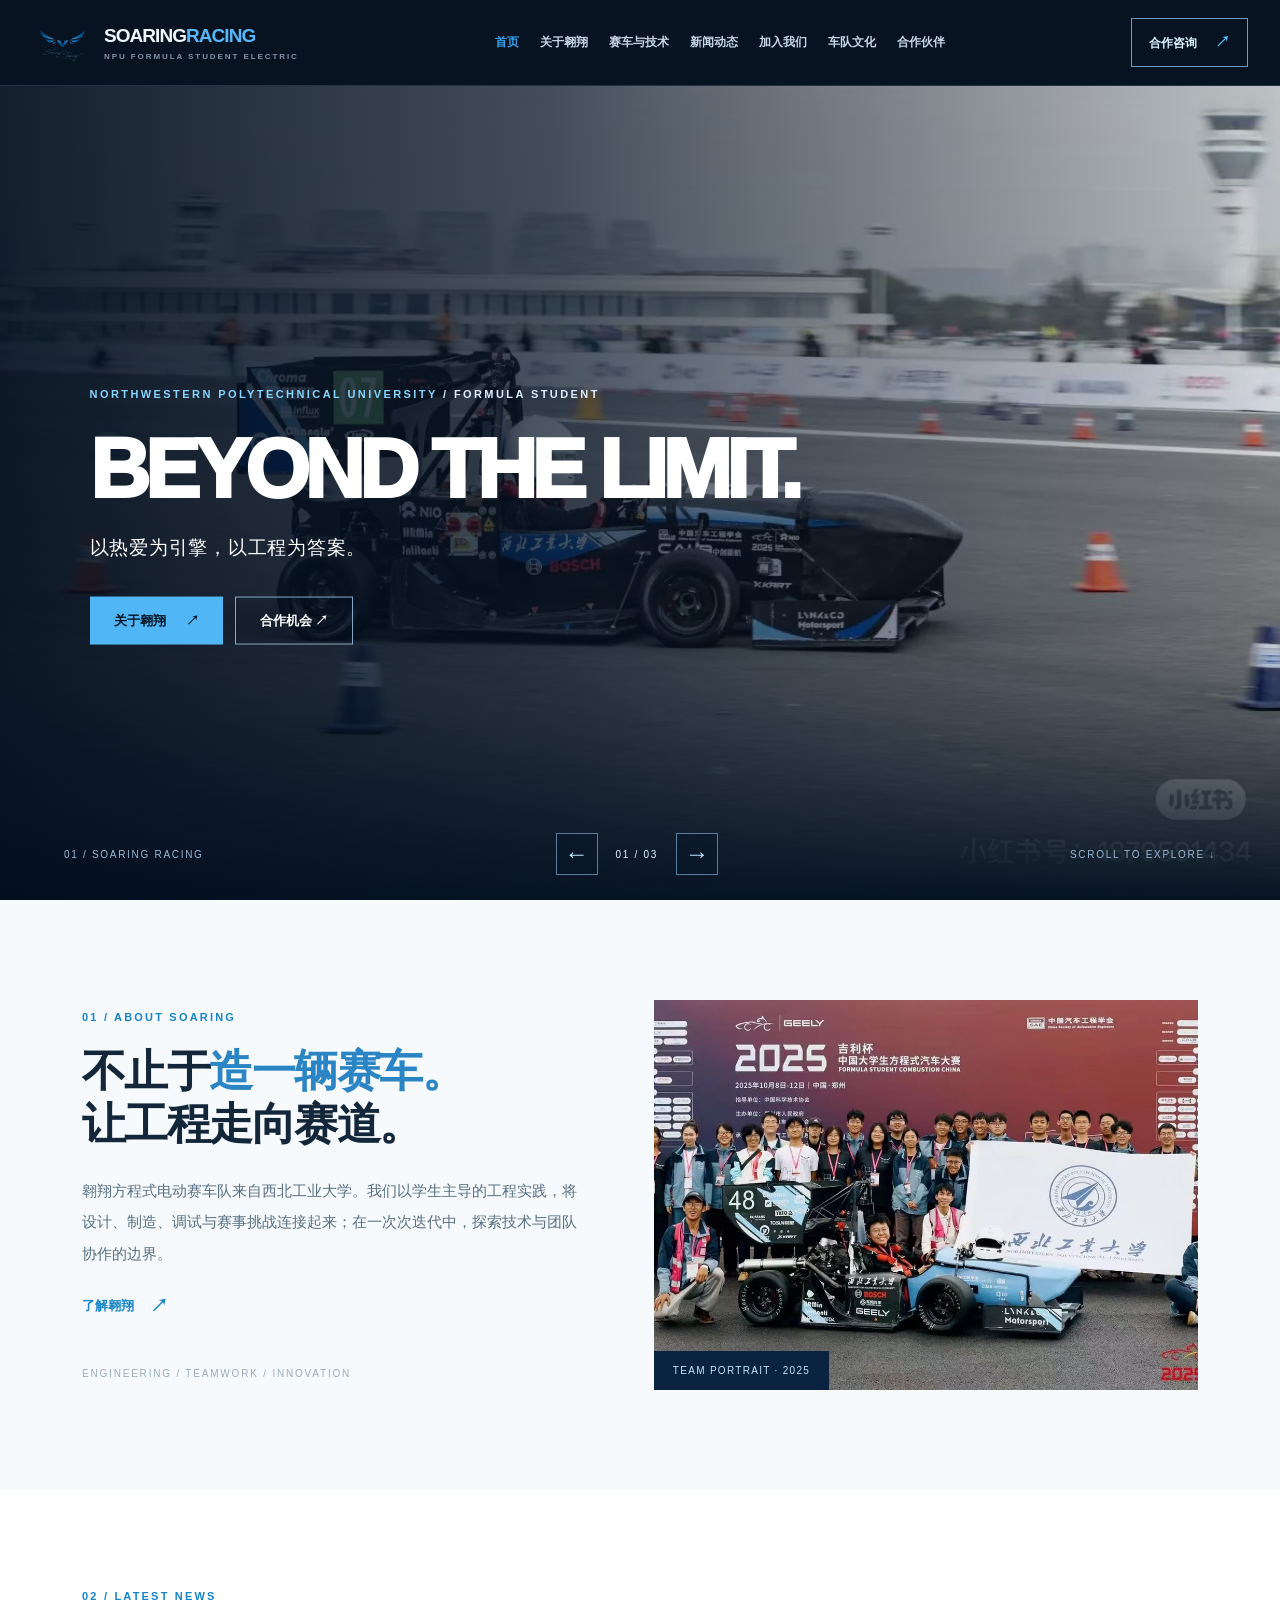
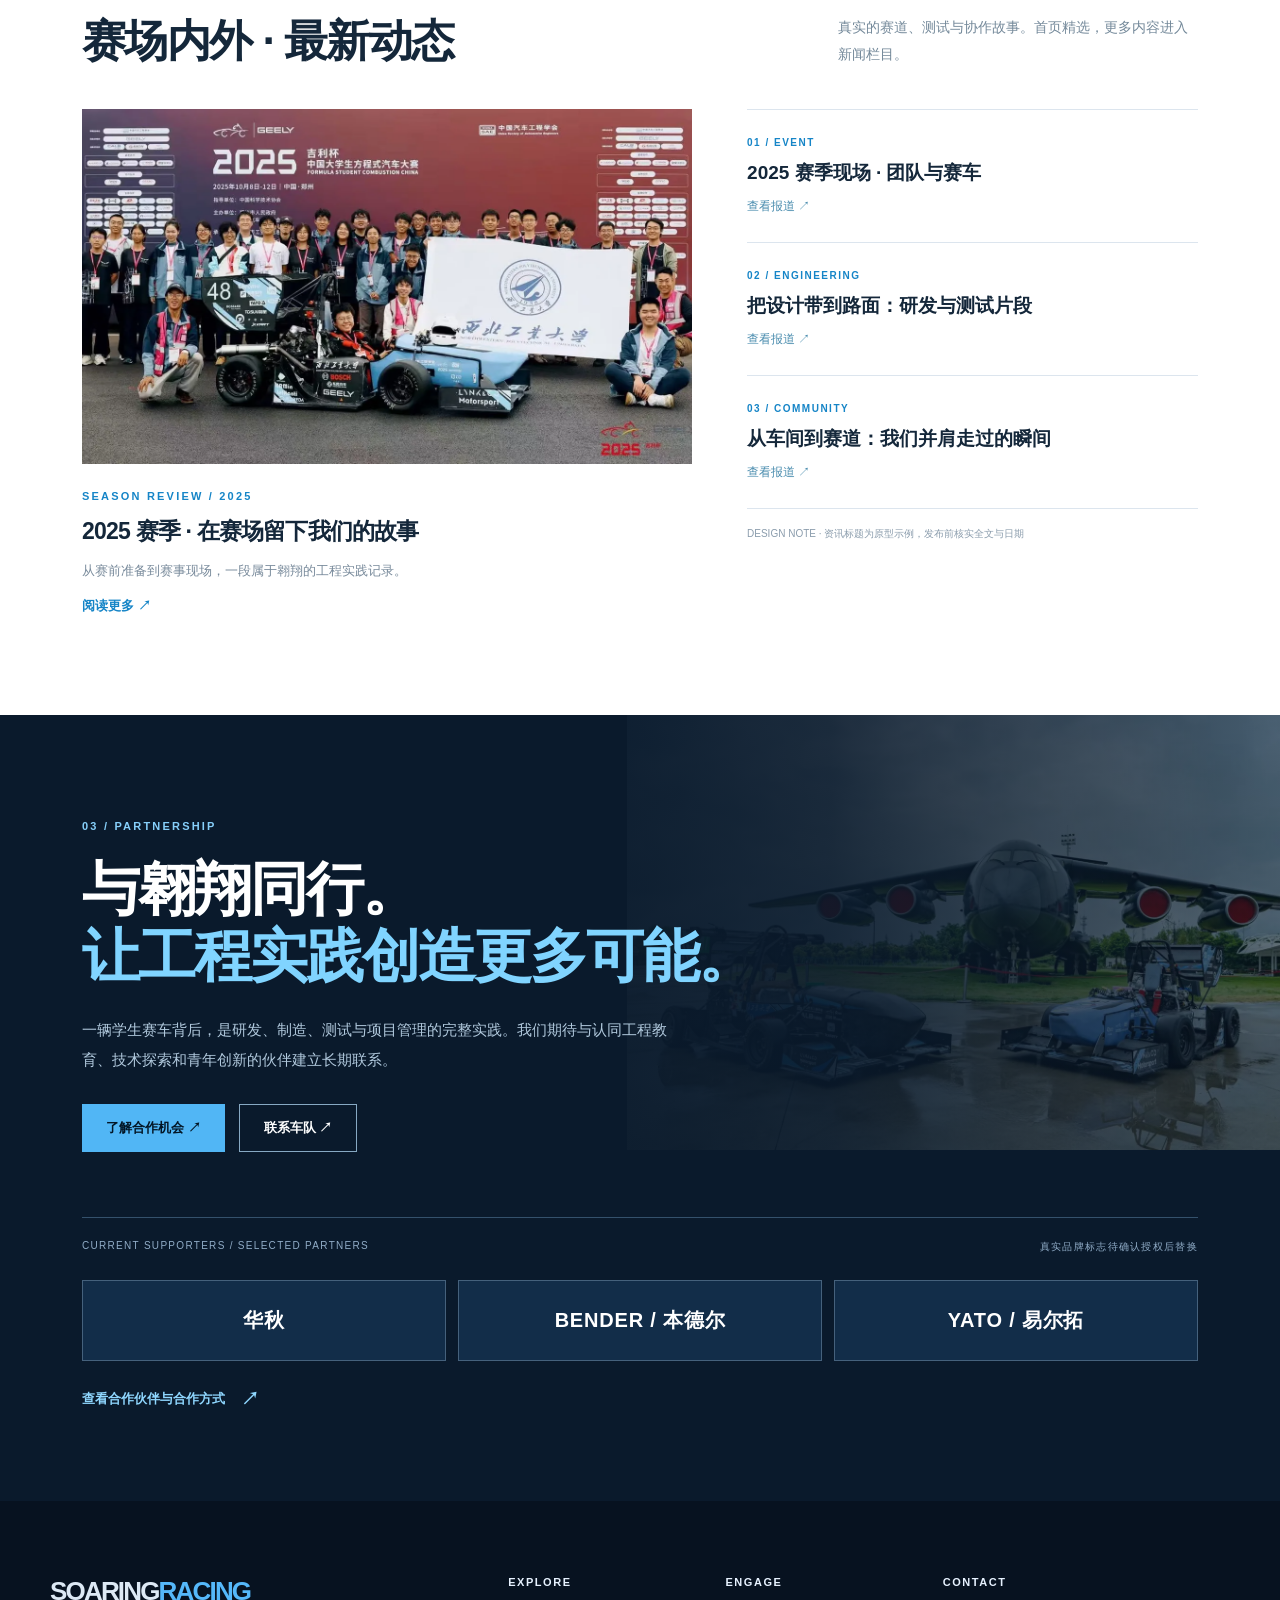
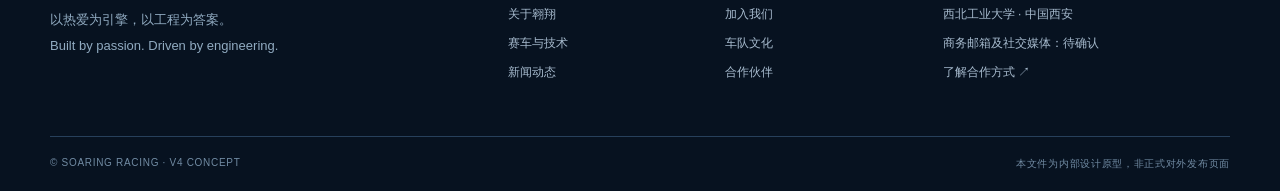
<file: index.html>
<!DOCTYPE html><html lang="zh-CN"><head><meta charset="utf-8"><meta name="viewport" content="width=device-width, initial-scale=1"><meta name="color-scheme" content="light dark"><meta name="description" content="西北工业大学翱翔方程式电动赛车队官网 V4 高保真设计原型"><title>首页 | SOARING RACING V4 CONCEPT</title><link rel="icon" href="assets/favicon.svg"><link rel="stylesheet" href="styles.css"></head><body class="dark-page"><header class="header header-dark"><a href="index.html" class="brand"><img src="assets/soaring-logo.png" alt="翱翔赛车队标志"><span class="brand-copy"><strong>SOARING<span>RACING</span></strong><small>NPU FORMULA STUDENT ELECTRIC</small></span></a><nav id="nav"><a class="active" href="index.html">首页</a><a class="" href="about.html">关于翱翔</a><a class="" href="cars.html">赛车与技术</a><a class="" href="news.html">新闻动态</a><a class="" href="join.html">加入我们</a><a class="" href="community.html">车队文化</a><a class="" href="partners.html">合作伙伴</a></nav><a class="header-cta" href="partners.html#contact">合作咨询 <b>↗</b></a><button class="menu" aria-label="打开导航" aria-expanded="false" onclick="toggleMenu()">☰</button></header><main><section class="home-hero"><article class="hero-slide show" data-slide="0"><img src="assets/hero-racing.webp" alt="赛车与车队实拍"><div class="hero-shade"></div><div class="hero-copy"><span class="hero-kicker">NORTHWESTERN POLYTECHNICAL UNIVERSITY <em> / FORMULA STUDENT</em></span><h1>BEYOND THE LIMIT.</h1><p>以热爱为引擎，以工程为答案。</p><div class="hero-buttons"><a class="button primary" href="about.html">关于翱翔 <span>↗</span></a><a class="button ghost" href="partners.html">合作机会 ↗</a></div></div></article><article class="hero-slide " data-slide="1"><img src="assets/race-parade.webp" alt="赛车与车队实拍"><div class="hero-shade"></div><div class="hero-copy"><span class="hero-kicker">NORTHWESTERN POLYTECHNICAL UNIVERSITY <em> / FORMULA STUDENT</em></span><h1>BUILT TO RACE.</h1><p>从设计到赛道，每一次出发都来自真实的工程实践。</p><div class="hero-buttons"><a class="button primary" href="cars.html">探索赛车 <span>↗</span></a><a class="button ghost" href="partners.html">合作机会 ↗</a></div></div></article><article class="hero-slide " data-slide="2"><img src="assets/group-2025.webp" alt="赛车与车队实拍"><div class="hero-shade"></div><div class="hero-copy"><span class="hero-kicker">NORTHWESTERN POLYTECHNICAL UNIVERSITY <em> / FORMULA STUDENT</em></span><h1>WE ARE SOARING.</h1><p>一群年轻的工程师，在赛场上共同创造答案。</p><div class="hero-buttons"><a class="button primary" href="about.html">认识团队 <span>↗</span></a><a class="button ghost" href="partners.html">合作机会 ↗</a></div></div></article><div class="hero-bottom"><span>01 / SOARING RACING</span><div class="slider-controls"><button onclick="slideBy(-1)" aria-label="上一张">←</button><span id="slide-counter">01 / 03</span><button onclick="slideBy(1)" aria-label="下一张">→</button></div><span>SCROLL TO EXPLORE ↓</span></div></section><section class="home-about section"><div class="container"><div class="home-about-grid"><div class="home-about-copy"><div class="eyebrow blue">01 / ABOUT SOARING</div><h2>不止于<span>造一辆赛车。</span><br>让工程走向赛道。</h2><p>翱翔方程式电动赛车队来自西北工业大学。我们以学生主导的工程实践，将设计、制造、调试与赛事挑战连接起来；在一次次迭代中，探索技术与团队协作的边界。</p><a class="text-link" href="about.html">了解翱翔 <span>↗</span></a><div class="micro-note">ENGINEERING / TEAMWORK / INNOVATION</div></div><div class="about-photo"><img class="" src="assets/group-2025.webp" alt="翱翔方程式赛车队实拍" loading="lazy"><span>TEAM PORTRAIT · 2025</span></div></div></div></section><section class="home-news section"><div class="container"><div class="section-intro"><div><div class="eyebrow blue">02 / LATEST NEWS</div><h2>赛场内外 · 最新动态</h2></div><p>真实的赛道、测试与协作故事。首页精选，更多内容进入新闻栏目。</p></div><div class="news-editorial"><a class="feature-news" href="news.html"><div class="img-wrap"><img class="" src="assets/race-award.webp" alt="翱翔方程式赛车队实拍" loading="lazy"></div><span class="eyebrow blue">SEASON REVIEW / 2025</span><h3>2025 赛季 · 在赛场留下我们的故事</h3><p>从赛前准备到赛事现场，一段属于翱翔的工程实践记录。</p><span class="text-link">阅读更多 ↗</span></a><div class="news-side"><a href="news.html"><span>01 / EVENT</span><b>2025 赛季现场 · 团队与赛车</b><i>查看报道 ↗</i></a><a href="news.html"><span>02 / ENGINEERING</span><b>把设计带到路面：研发与测试片段</b><i>查看报道 ↗</i></a><a href="news.html"><span>03 / COMMUNITY</span><b>从车间到赛道：我们并肩走过的瞬间</b><i>查看报道 ↗</i></a><div class="news-side-foot">DESIGN NOTE · 资讯标题为原型示例，发布前核实全文与日期</div></div></div></div></section><section class="home-partners"><div class="container"><div class="partners-intro"><div class="eyebrow">03 / PARTNERSHIP</div><h2>与翱翔同行。<br><em>让工程实践创造更多可能。</em></h2><p>一辆学生赛车背后，是研发、制造、测试与项目管理的完整实践。我们期待与认同工程教育、技术探索和青年创新的伙伴建立长期联系。</p><div class="partner-actions"><a class="button primary" href="partners.html">了解合作机会 ↗</a><a class="button ghost" href="partners.html#contact">联系车队 ↗</a></div></div><div class="brand-wall"><div class="brand-wall-head"><span>CURRENT SUPPORTERS / SELECTED PARTNERS</span><span>真实品牌标志待确认授权后替换</span></div><div class="brand-items"><span>华秋</span><span>BENDER / 本德尔</span><span>YATO / 易尔拓</span></div><a href="partners.html" class="text-link light">查看合作伙伴与合作方式 <span>↗</span></a></div></div></section></main><footer class="footer"><div class="footer-top"><div><div class="footer-brand">SOARING<span>RACING</span></div><p>以热爱为引擎，以工程为答案。<br>Built by passion. Driven by engineering.</p></div><div class="foot-links"><b>EXPLORE</b><a href="about.html">关于翱翔</a><a href="cars.html">赛车与技术</a><a href="news.html">新闻动态</a></div><div class="foot-links"><b>ENGAGE</b><a href="join.html">加入我们</a><a href="community.html">车队文化</a><a href="partners.html">合作伙伴</a></div><div class="foot-links"><b>CONTACT</b><span>西北工业大学 · 中国西安</span><span>商务邮箱及社交媒体：待确认</span><a href="partners.html#contact">了解合作方式 ↗</a></div></div><div class="footer-bottom"><span>© SOARING RACING · V4 CONCEPT</span><span>本文件为内部设计原型，非正式对外发布页面</span></div></footer><script src="script.js"></script></body></html>
</file>
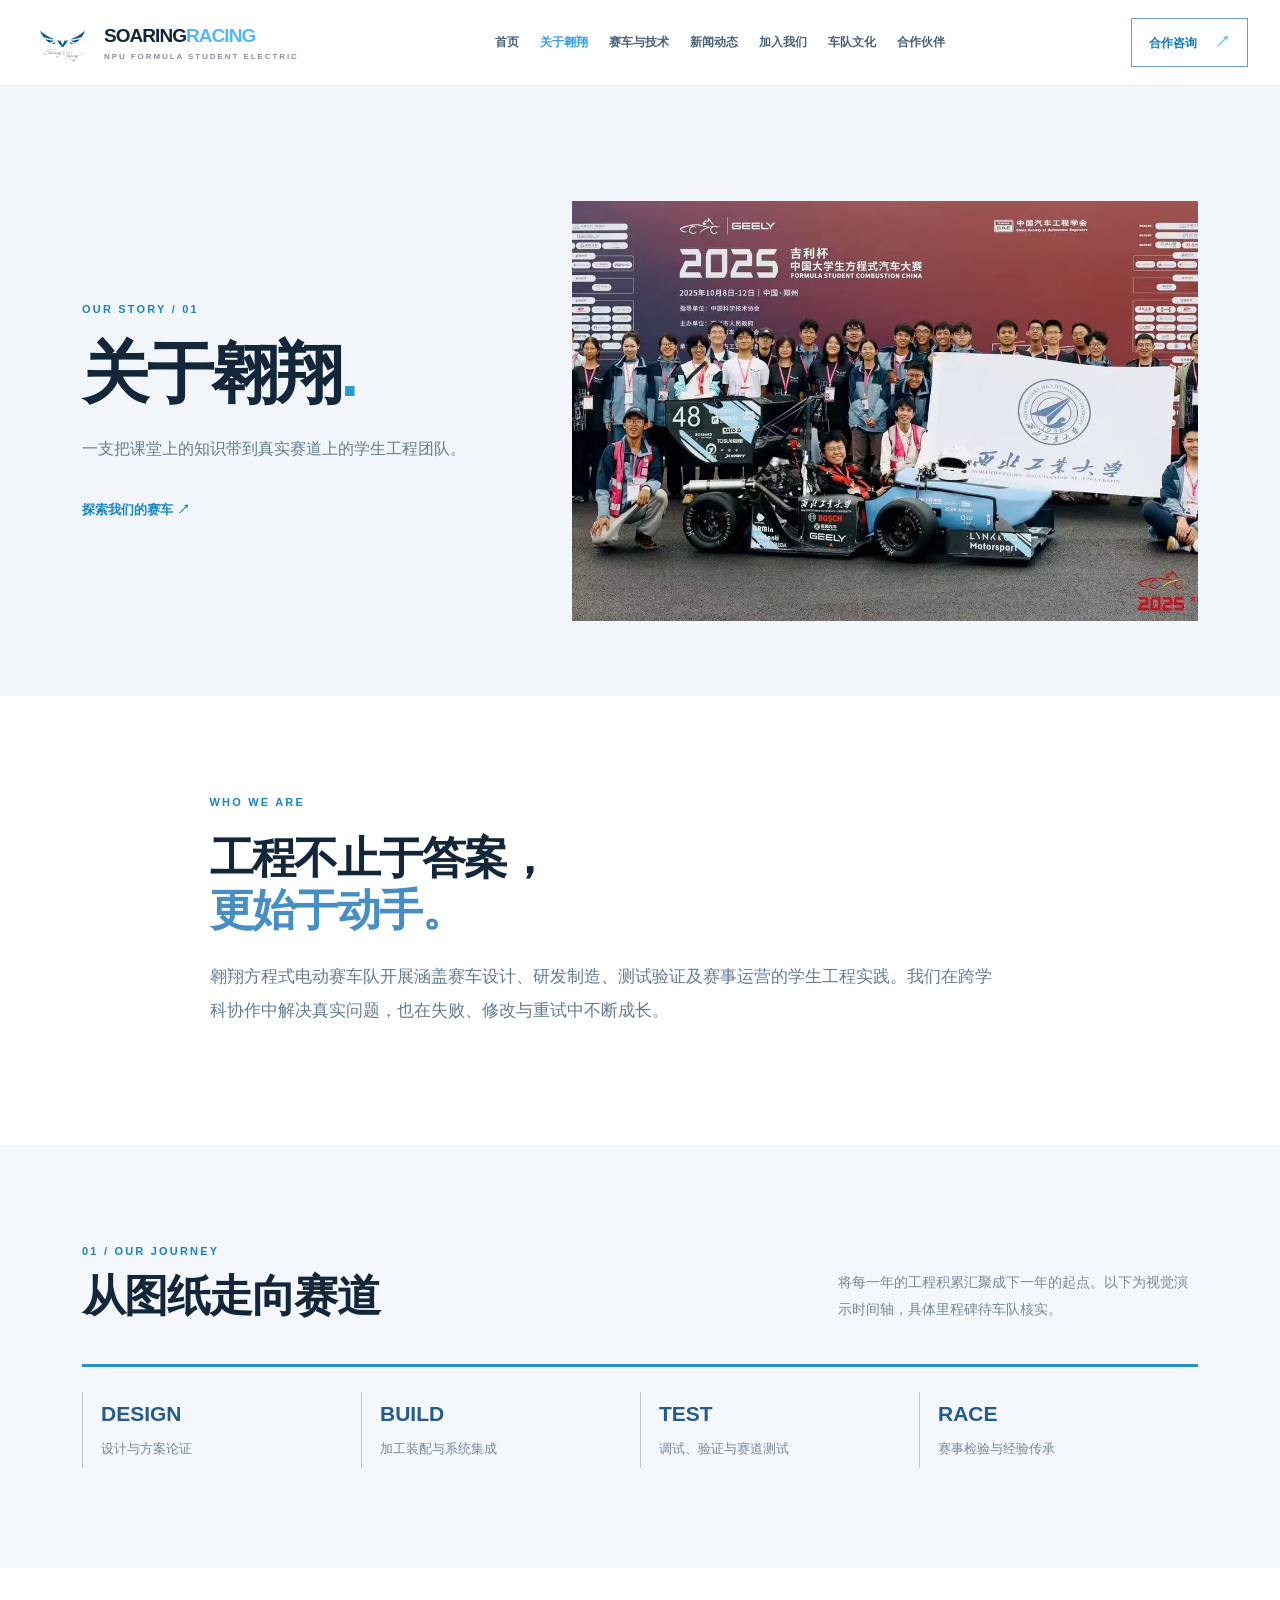
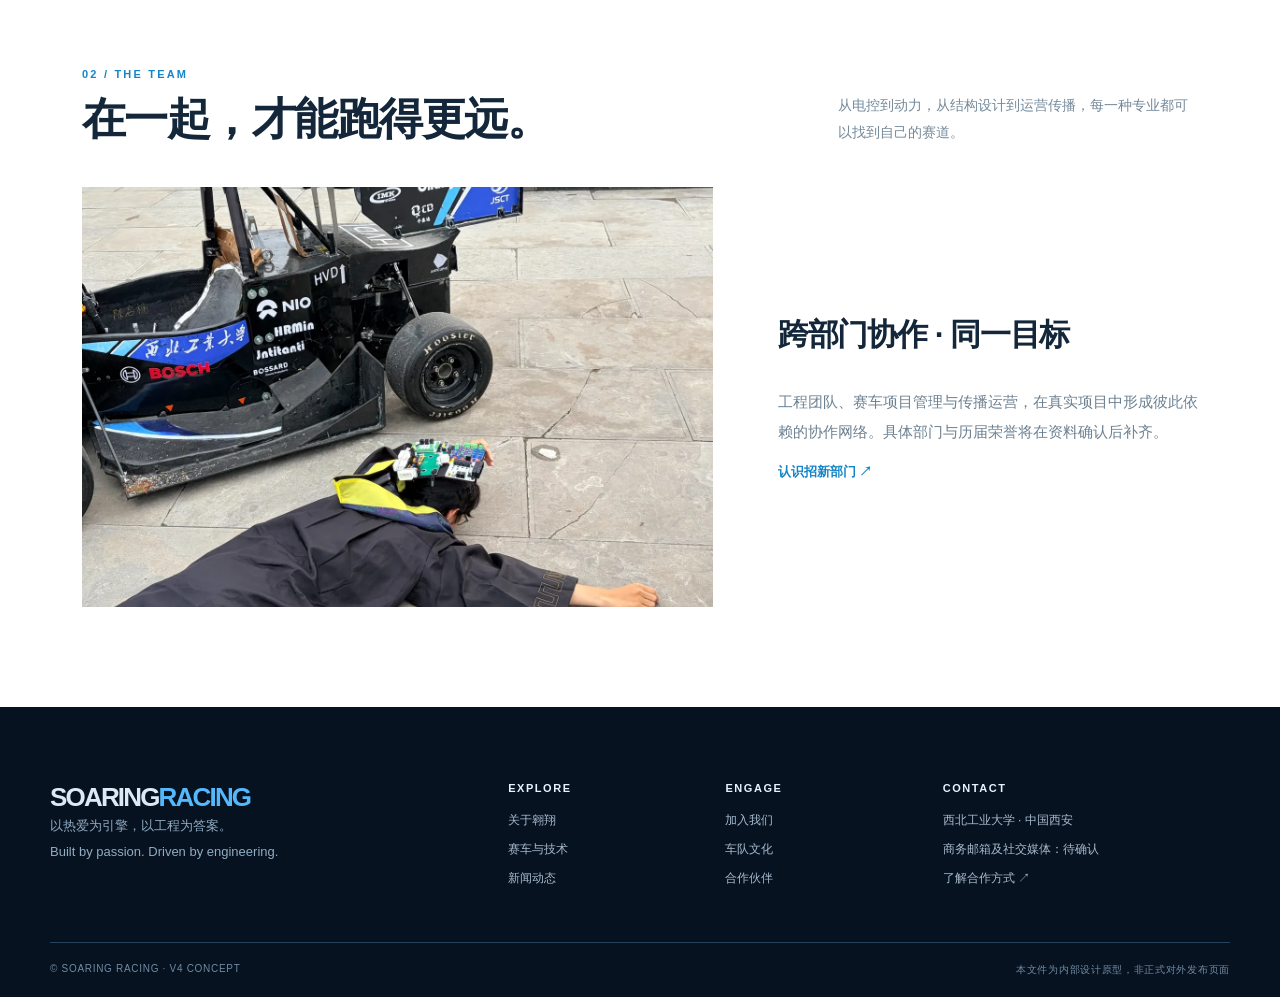
<file: about.html>
<!DOCTYPE html><html lang="zh-CN"><head><meta charset="utf-8"><meta name="viewport" content="width=device-width, initial-scale=1"><meta name="color-scheme" content="light dark"><meta name="description" content="西北工业大学翱翔方程式电动赛车队官网 V4 高保真设计原型"><title>关于翱翔 | SOARING RACING V4 CONCEPT</title><link rel="icon" href="assets/favicon.svg"><link rel="stylesheet" href="styles.css"></head><body class="light-page"><header class="header "><a href="index.html" class="brand"><img src="assets/soaring-logo.png" alt="翱翔赛车队标志"><span class="brand-copy"><strong>SOARING<span>RACING</span></strong><small>NPU FORMULA STUDENT ELECTRIC</small></span></a><nav id="nav"><a class="" href="index.html">首页</a><a class="active" href="about.html">关于翱翔</a><a class="" href="cars.html">赛车与技术</a><a class="" href="news.html">新闻动态</a><a class="" href="join.html">加入我们</a><a class="" href="community.html">车队文化</a><a class="" href="partners.html">合作伙伴</a></nav><a class="header-cta" href="partners.html#contact">合作咨询 <b>↗</b></a><button class="menu" aria-label="打开导航" aria-expanded="false" onclick="toggleMenu()">☰</button></header><main><section class="page-cover light-cover"><div class="container cover-layout"><div><div class="eyebrow blue">OUR STORY / 01</div><h1>关于翱翔<span class="dot">.</span></h1><p>一支把课堂上的知识带到真实赛道上的学生工程团队。</p><div class="cover-cta"><a class="text-link" href="cars.html">探索我们的赛车 ↗</a></div></div><div class="cover-image"><img class="" src="assets/group-2025.webp" alt="翱翔方程式赛车队实拍" loading="lazy"></div></div></section><section class="section"><div class="container narrow-story"><div class="eyebrow blue">WHO WE ARE</div><h2>工程不止于答案，<br><span>更始于动手。</span></h2><p>翱翔方程式电动赛车队开展涵盖赛车设计、研发制造、测试验证及赛事运营的学生工程实践。我们在跨学科协作中解决真实问题，也在失败、修改与重试中不断成长。</p></div></section><section class="section alt-bg"><div class="container"><div class="section-intro"><div><div class="eyebrow blue">01 / OUR JOURNEY</div><h2>从图纸走向赛道</h2></div><p>将每一年的工程积累汇聚成下一年的起点。以下为视觉演示时间轴，具体里程碑待车队核实。</p></div><div class="timeline"><div><b>DESIGN</b><span>设计与方案论证</span></div><div><b>BUILD</b><span>加工装配与系统集成</span></div><div><b>TEST</b><span>调试、验证与赛道测试</span></div><div><b>RACE</b><span>赛事检验与经验传承</span></div></div></div></section><section class="section"><div class="container"><div class="section-intro"><div><div class="eyebrow blue">02 / THE TEAM</div><h2>在一起，才能跑得更远。</h2></div><p>从电控到动力，从结构设计到运营传播，每一种专业都可以找到自己的赛道。</p></div><div class="split-photo"><img class="" src="assets/race-teamwork.webp" alt="翱翔方程式赛车队实拍" loading="lazy"><div><h3>跨部门协作 · 同一目标</h3><p>工程团队、赛车项目管理与传播运营，在真实项目中形成彼此依赖的协作网络。具体部门与历届荣誉将在资料确认后补齐。</p><a class="text-link" href="join.html">认识招新部门 ↗</a></div></div></div></section></main><footer class="footer"><div class="footer-top"><div><div class="footer-brand">SOARING<span>RACING</span></div><p>以热爱为引擎，以工程为答案。<br>Built by passion. Driven by engineering.</p></div><div class="foot-links"><b>EXPLORE</b><a href="about.html">关于翱翔</a><a href="cars.html">赛车与技术</a><a href="news.html">新闻动态</a></div><div class="foot-links"><b>ENGAGE</b><a href="join.html">加入我们</a><a href="community.html">车队文化</a><a href="partners.html">合作伙伴</a></div><div class="foot-links"><b>CONTACT</b><span>西北工业大学 · 中国西安</span><span>商务邮箱及社交媒体：待确认</span><a href="partners.html#contact">了解合作方式 ↗</a></div></div><div class="footer-bottom"><span>© SOARING RACING · V4 CONCEPT</span><span>本文件为内部设计原型，非正式对外发布页面</span></div></footer><script src="script.js"></script></body></html>
</file>
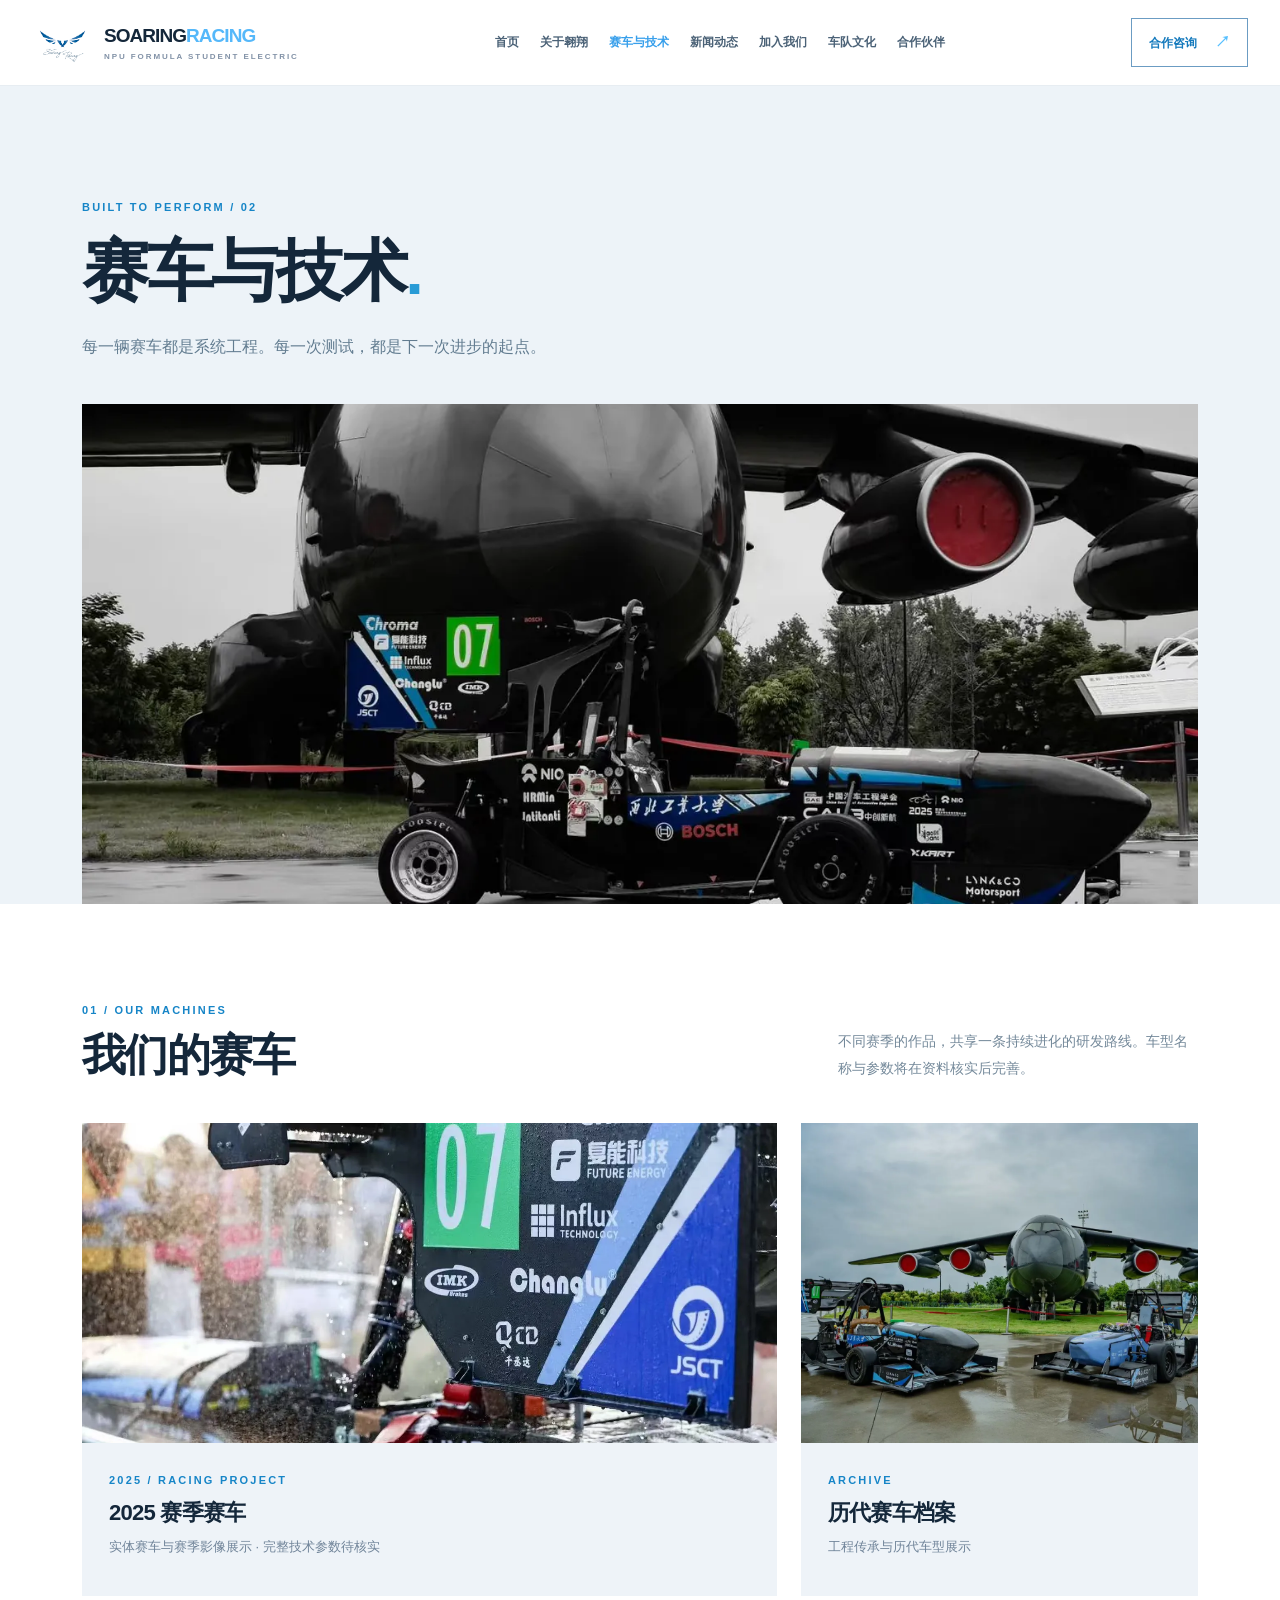
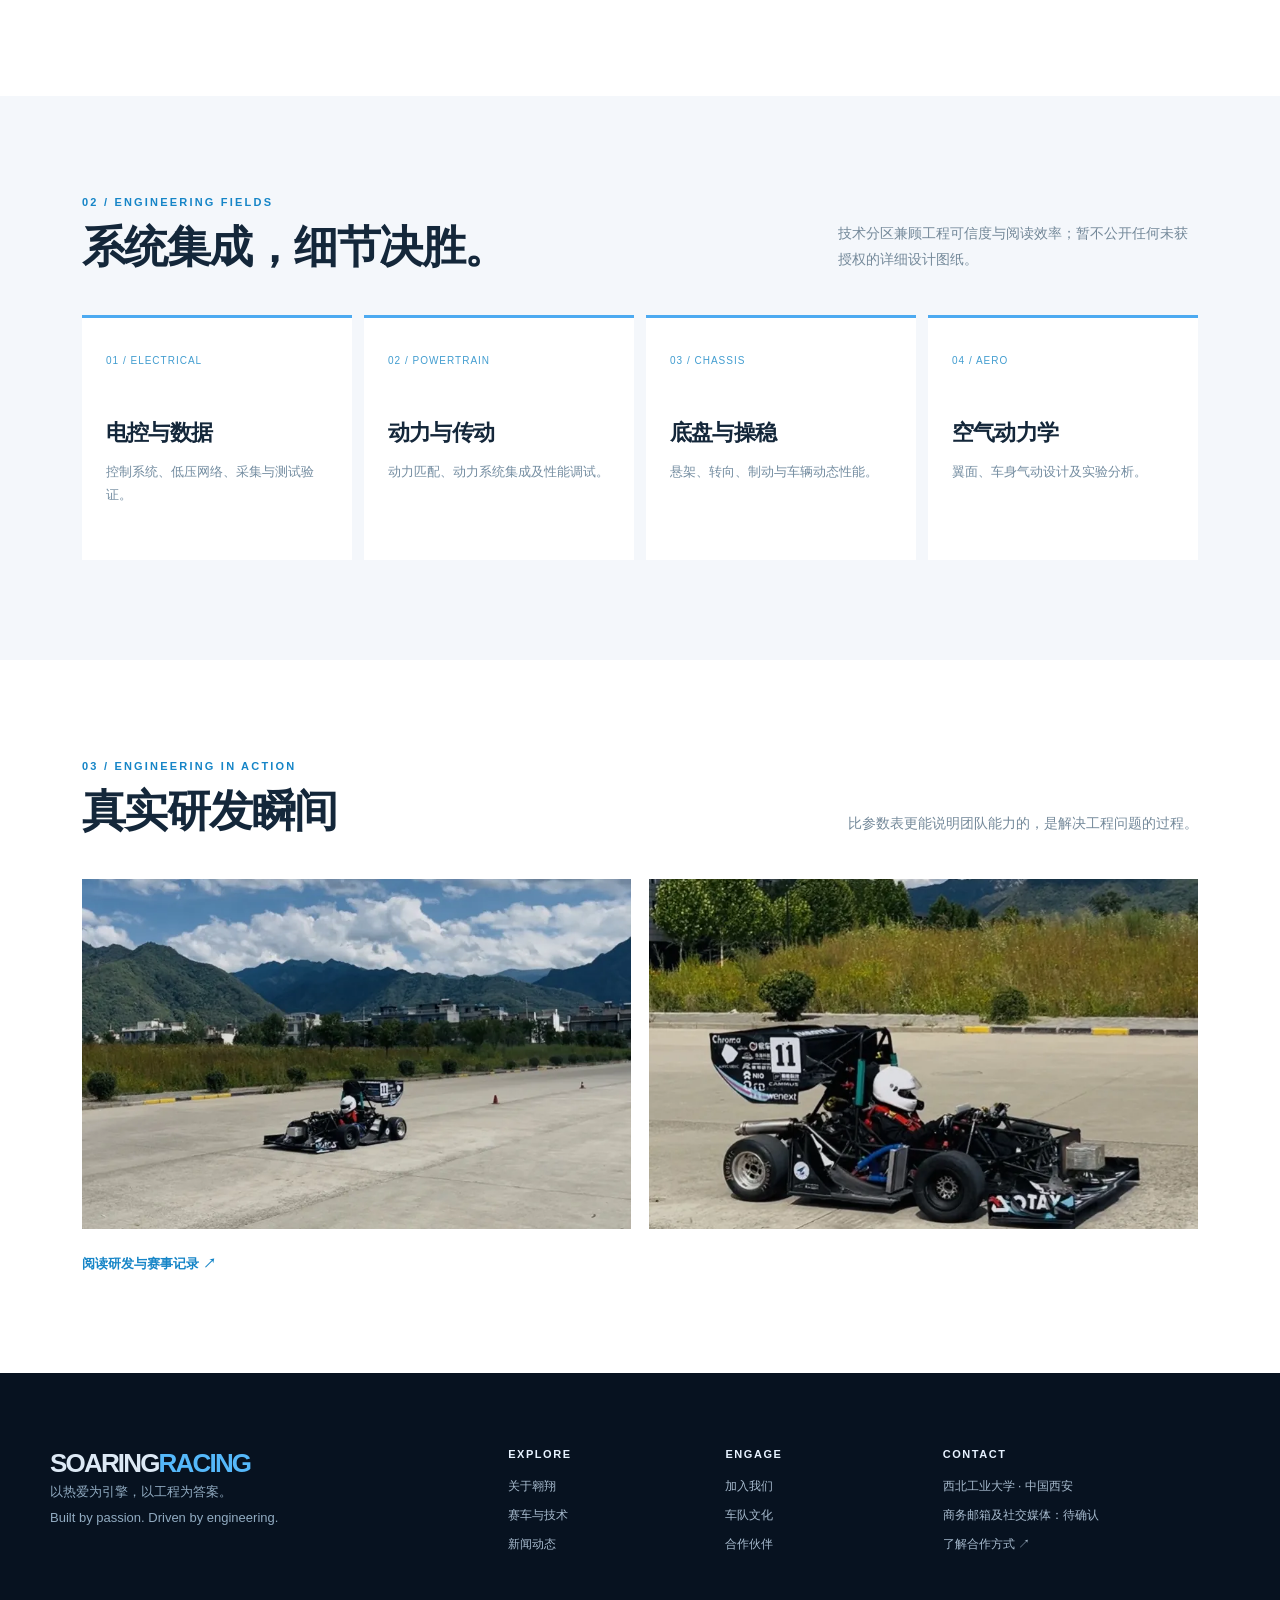
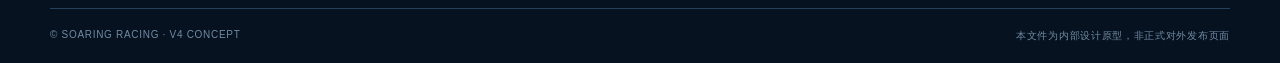
<file: cars.html>
<!DOCTYPE html><html lang="zh-CN"><head><meta charset="utf-8"><meta name="viewport" content="width=device-width, initial-scale=1"><meta name="color-scheme" content="light dark"><meta name="description" content="西北工业大学翱翔方程式电动赛车队官网 V4 高保真设计原型"><title>赛车与技术 | SOARING RACING V4 CONCEPT</title><link rel="icon" href="assets/favicon.svg"><link rel="stylesheet" href="styles.css"></head><body class="light-page"><header class="header "><a href="index.html" class="brand"><img src="assets/soaring-logo.png" alt="翱翔赛车队标志"><span class="brand-copy"><strong>SOARING<span>RACING</span></strong><small>NPU FORMULA STUDENT ELECTRIC</small></span></a><nav id="nav"><a class="" href="index.html">首页</a><a class="" href="about.html">关于翱翔</a><a class="active" href="cars.html">赛车与技术</a><a class="" href="news.html">新闻动态</a><a class="" href="join.html">加入我们</a><a class="" href="community.html">车队文化</a><a class="" href="partners.html">合作伙伴</a></nav><a class="header-cta" href="partners.html#contact">合作咨询 <b>↗</b></a><button class="menu" aria-label="打开导航" aria-expanded="false" onclick="toggleMenu()">☰</button></header><main><section class="page-cover cars-cover"><div class="container"><div class="eyebrow blue">BUILT TO PERFORM / 02</div><h1>赛车与技术<span class="dot">.</span></h1><p>每一辆赛车都是系统工程。每一次测试，都是下一次进步的起点。</p><div class="cars-cover-image"><img class="" src="assets/race-aircraft-detail.webp" alt="翱翔方程式赛车队实拍" loading="lazy"></div></div></section><section class="section"><div class="container"><div class="section-intro"><div><div class="eyebrow blue">01 / OUR MACHINES</div><h2>我们的赛车</h2></div><p>不同赛季的作品，共享一条持续进化的研发路线。车型名称与参数将在资料核实后完善。</p></div><div class="machine-grid"><article class="machine-main"><img class="" src="assets/race-detail.webp" alt="翱翔方程式赛车队实拍" loading="lazy"><div><span class="eyebrow blue">2025 / RACING PROJECT</span><h3>2025 赛季赛车</h3><p>实体赛车与赛季影像展示 · 完整技术参数待核实</p></div></article><article class="machine-small"><img class="" src="assets/race-aircraft.webp" alt="翱翔方程式赛车队实拍" loading="lazy"><div><span class="eyebrow blue">ARCHIVE</span><h3>历代赛车档案</h3><p>工程传承与历代车型展示</p></div></article></div></div></section><section class="section alt-bg"><div class="container"><div class="section-intro"><div><div class="eyebrow blue">02 / ENGINEERING FIELDS</div><h2>系统集成，细节决胜。</h2></div><p>技术分区兼顾工程可信度与阅读效率；暂不公开任何未获授权的详细设计图纸。</p></div><div class="tech-grid"><article><span>01 / ELECTRICAL</span><h3>电控与数据</h3><p>控制系统、低压网络、采集与测试验证。</p></article><article><span>02 / POWERTRAIN</span><h3>动力与传动</h3><p>动力匹配、动力系统集成及性能调试。</p></article><article><span>03 / CHASSIS</span><h3>底盘与操稳</h3><p>悬架、转向、制动与车辆动态性能。</p></article><article><span>04 / AERO</span><h3>空气动力学</h3><p>翼面、车身气动设计及实验分析。</p></article></div></div></section><section class="section"><div class="container"><div class="section-intro"><div><div class="eyebrow blue">03 / ENGINEERING IN ACTION</div><h2>真实研发瞬间</h2></div><p>比参数表更能说明团队能力的，是解决工程问题的过程。</p></div><div class="photo-duo"><img class="" src="assets/race-test.webp" alt="翱翔方程式赛车队实拍" loading="lazy"><img class="" src="assets/race-hills.webp" alt="翱翔方程式赛车队实拍" loading="lazy"></div><a class="text-link" href="news.html">阅读研发与赛事记录 ↗</a></div></section></main><footer class="footer"><div class="footer-top"><div><div class="footer-brand">SOARING<span>RACING</span></div><p>以热爱为引擎，以工程为答案。<br>Built by passion. Driven by engineering.</p></div><div class="foot-links"><b>EXPLORE</b><a href="about.html">关于翱翔</a><a href="cars.html">赛车与技术</a><a href="news.html">新闻动态</a></div><div class="foot-links"><b>ENGAGE</b><a href="join.html">加入我们</a><a href="community.html">车队文化</a><a href="partners.html">合作伙伴</a></div><div class="foot-links"><b>CONTACT</b><span>西北工业大学 · 中国西安</span><span>商务邮箱及社交媒体：待确认</span><a href="partners.html#contact">了解合作方式 ↗</a></div></div><div class="footer-bottom"><span>© SOARING RACING · V4 CONCEPT</span><span>本文件为内部设计原型，非正式对外发布页面</span></div></footer><script src="script.js"></script></body></html>
</file>
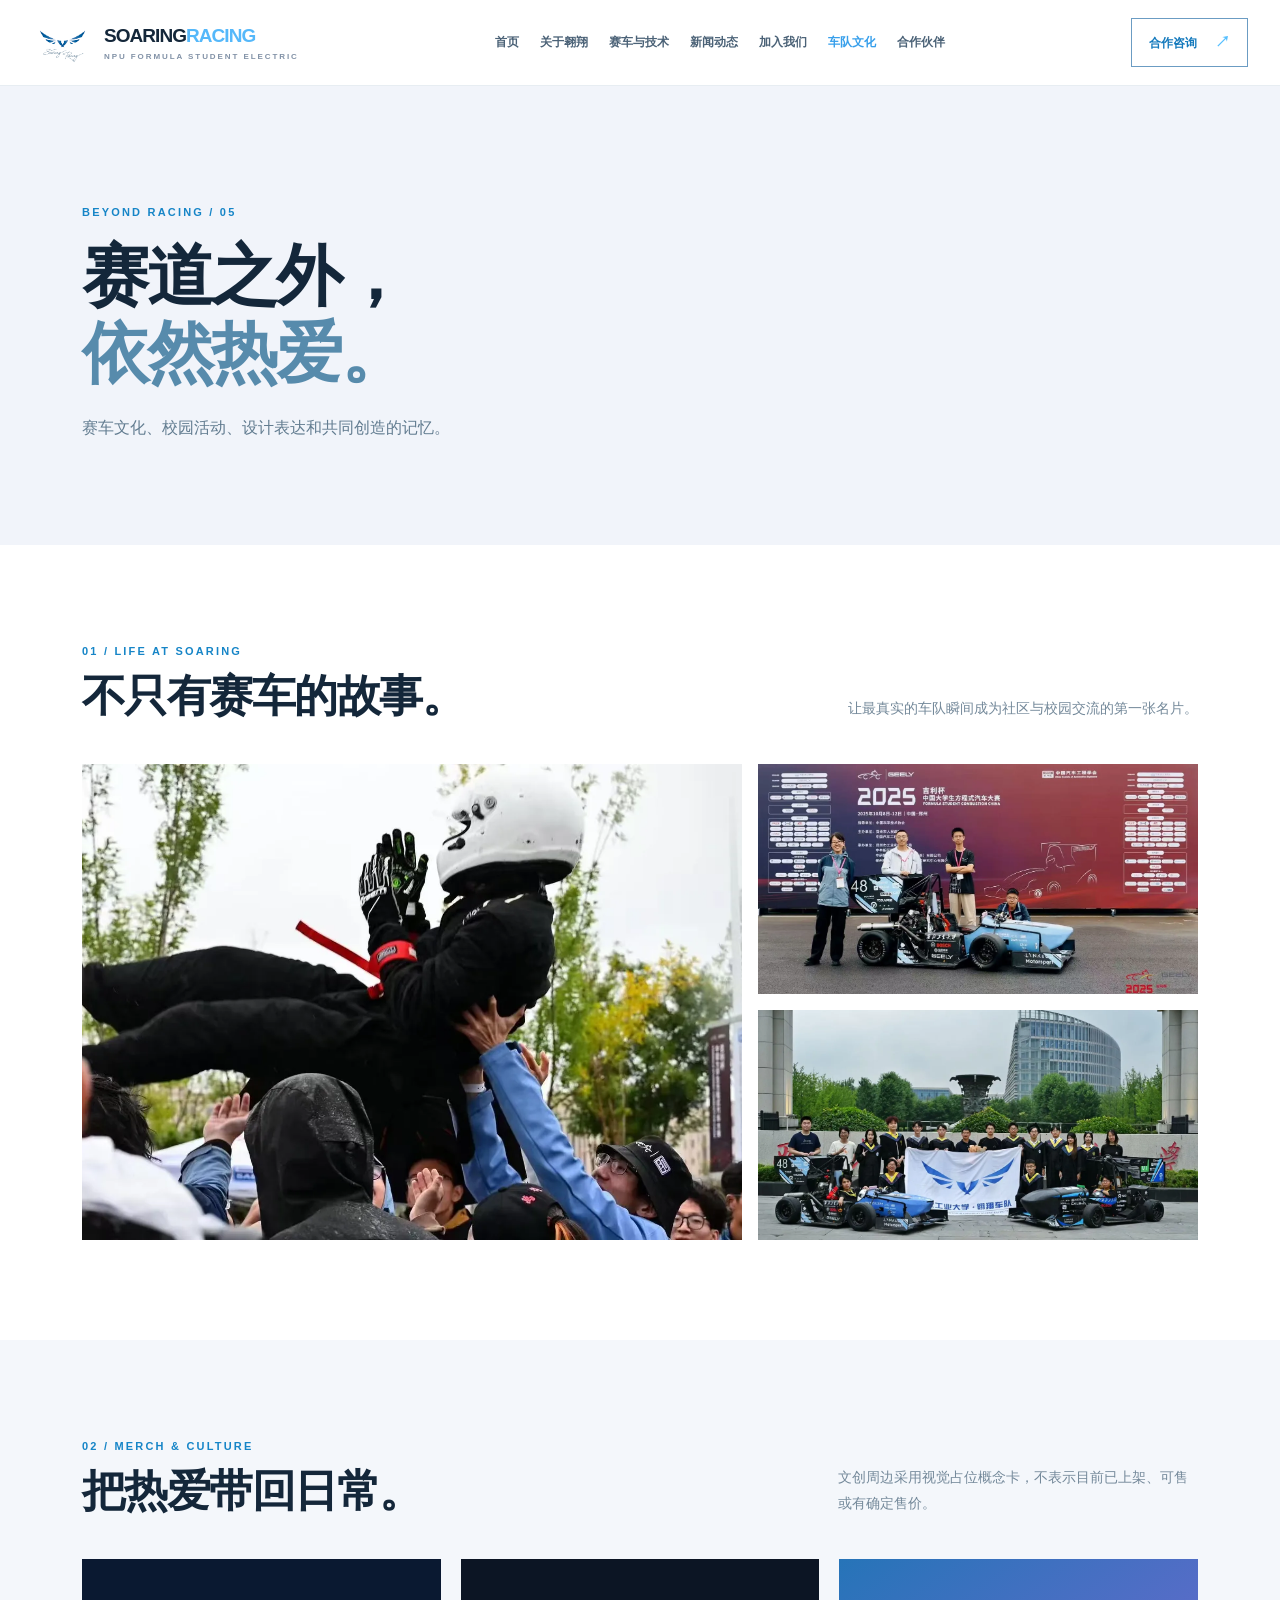
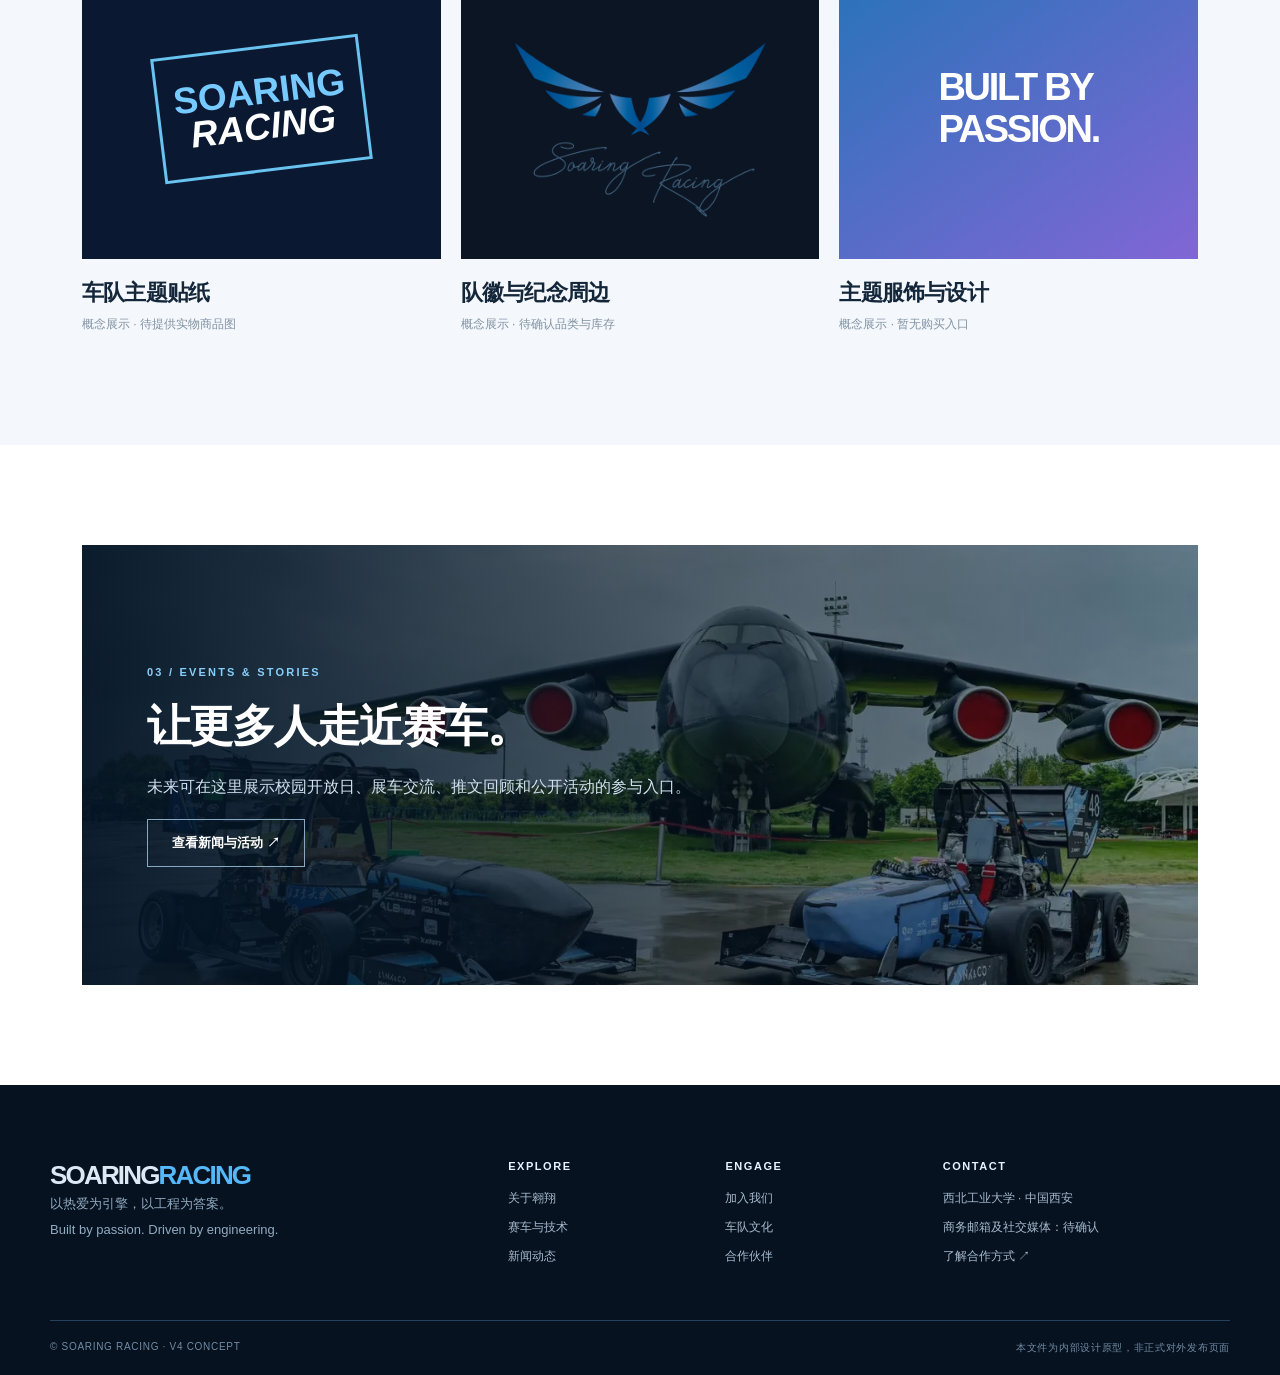
<file: community.html>
<!DOCTYPE html><html lang="zh-CN"><head><meta charset="utf-8"><meta name="viewport" content="width=device-width, initial-scale=1"><meta name="color-scheme" content="light dark"><meta name="description" content="西北工业大学翱翔方程式电动赛车队官网 V4 高保真设计原型"><title>车队文化 | SOARING RACING V4 CONCEPT</title><link rel="icon" href="assets/favicon.svg"><link rel="stylesheet" href="styles.css"></head><body class="light-page"><header class="header "><a href="index.html" class="brand"><img src="assets/soaring-logo.png" alt="翱翔赛车队标志"><span class="brand-copy"><strong>SOARING<span>RACING</span></strong><small>NPU FORMULA STUDENT ELECTRIC</small></span></a><nav id="nav"><a class="" href="index.html">首页</a><a class="" href="about.html">关于翱翔</a><a class="" href="cars.html">赛车与技术</a><a class="" href="news.html">新闻动态</a><a class="" href="join.html">加入我们</a><a class="active" href="community.html">车队文化</a><a class="" href="partners.html">合作伙伴</a></nav><a class="header-cta" href="partners.html#contact">合作咨询 <b>↗</b></a><button class="menu" aria-label="打开导航" aria-expanded="false" onclick="toggleMenu()">☰</button></header><main><section class="editorial-cover community-cover"><div class="container"><div class="eyebrow blue">BEYOND RACING / 05</div><h1>赛道之外，<br><span>依然热爱。</span></h1><p>赛车文化、校园活动、设计表达和共同创造的记忆。</p></div></section><section class="section"><div class="container"><div class="section-intro"><div><div class="eyebrow blue">01 / LIFE AT SOARING</div><h2>不只有赛车的故事。</h2></div><p>让最真实的车队瞬间成为社区与校园交流的第一张名片。</p></div><div class="gallery-grid"><div class="gallery-large"><img class="" src="assets/race-celebration.webp" alt="翱翔方程式赛车队实拍" loading="lazy"></div><div><img class="" src="assets/race-people.webp" alt="翱翔方程式赛车队实拍" loading="lazy"></div><div><img class="" src="assets/group-graduation.webp" alt="翱翔方程式赛车队实拍" loading="lazy"></div></div></div></section><section class="section alt-bg"><div class="container"><div class="section-intro"><div><div class="eyebrow blue">02 / MERCH & CULTURE</div><h2>把热爱带回日常。</h2></div><p>文创周边采用视觉占位概念卡，不表示目前已上架、可售或有确定售价。</p></div><div class="merch-grid"><div class="merch-card"><div class="merch-art merch-a"><div>SOARING<br><em>RACING</em></div></div><h3>车队主题贴纸</h3><p>概念展示 · 待提供实物商品图</p></div><div class="merch-card"><div class="merch-art merch-b"><img src="assets/soaring-logo.png" alt="翱翔队徽"></div><h3>队徽与纪念周边</h3><p>概念展示 · 待确认品类与库存</p></div><div class="merch-card"><div class="merch-art merch-c"><span>BUILT BY<br>PASSION.</span></div><h3>主题服饰与设计</h3><p>概念展示 · 暂无购买入口</p></div></div></div></section><section class="section"><div class="container"><div class="event-banner"><img class="" src="assets/race-aircraft.webp" alt="翱翔方程式赛车队实拍" loading="lazy"><div><span class="eyebrow">03 / EVENTS & STORIES</span><h2>让更多人走近赛车。</h2><p>未来可在这里展示校园开放日、展车交流、推文回顾和公开活动的参与入口。</p><a class="button ghost" href="news.html">查看新闻与活动 ↗</a></div></div></div></section></main><footer class="footer"><div class="footer-top"><div><div class="footer-brand">SOARING<span>RACING</span></div><p>以热爱为引擎，以工程为答案。<br>Built by passion. Driven by engineering.</p></div><div class="foot-links"><b>EXPLORE</b><a href="about.html">关于翱翔</a><a href="cars.html">赛车与技术</a><a href="news.html">新闻动态</a></div><div class="foot-links"><b>ENGAGE</b><a href="join.html">加入我们</a><a href="community.html">车队文化</a><a href="partners.html">合作伙伴</a></div><div class="foot-links"><b>CONTACT</b><span>西北工业大学 · 中国西安</span><span>商务邮箱及社交媒体：待确认</span><a href="partners.html#contact">了解合作方式 ↗</a></div></div><div class="footer-bottom"><span>© SOARING RACING · V4 CONCEPT</span><span>本文件为内部设计原型，非正式对外发布页面</span></div></footer><script src="script.js"></script></body></html>
</file>
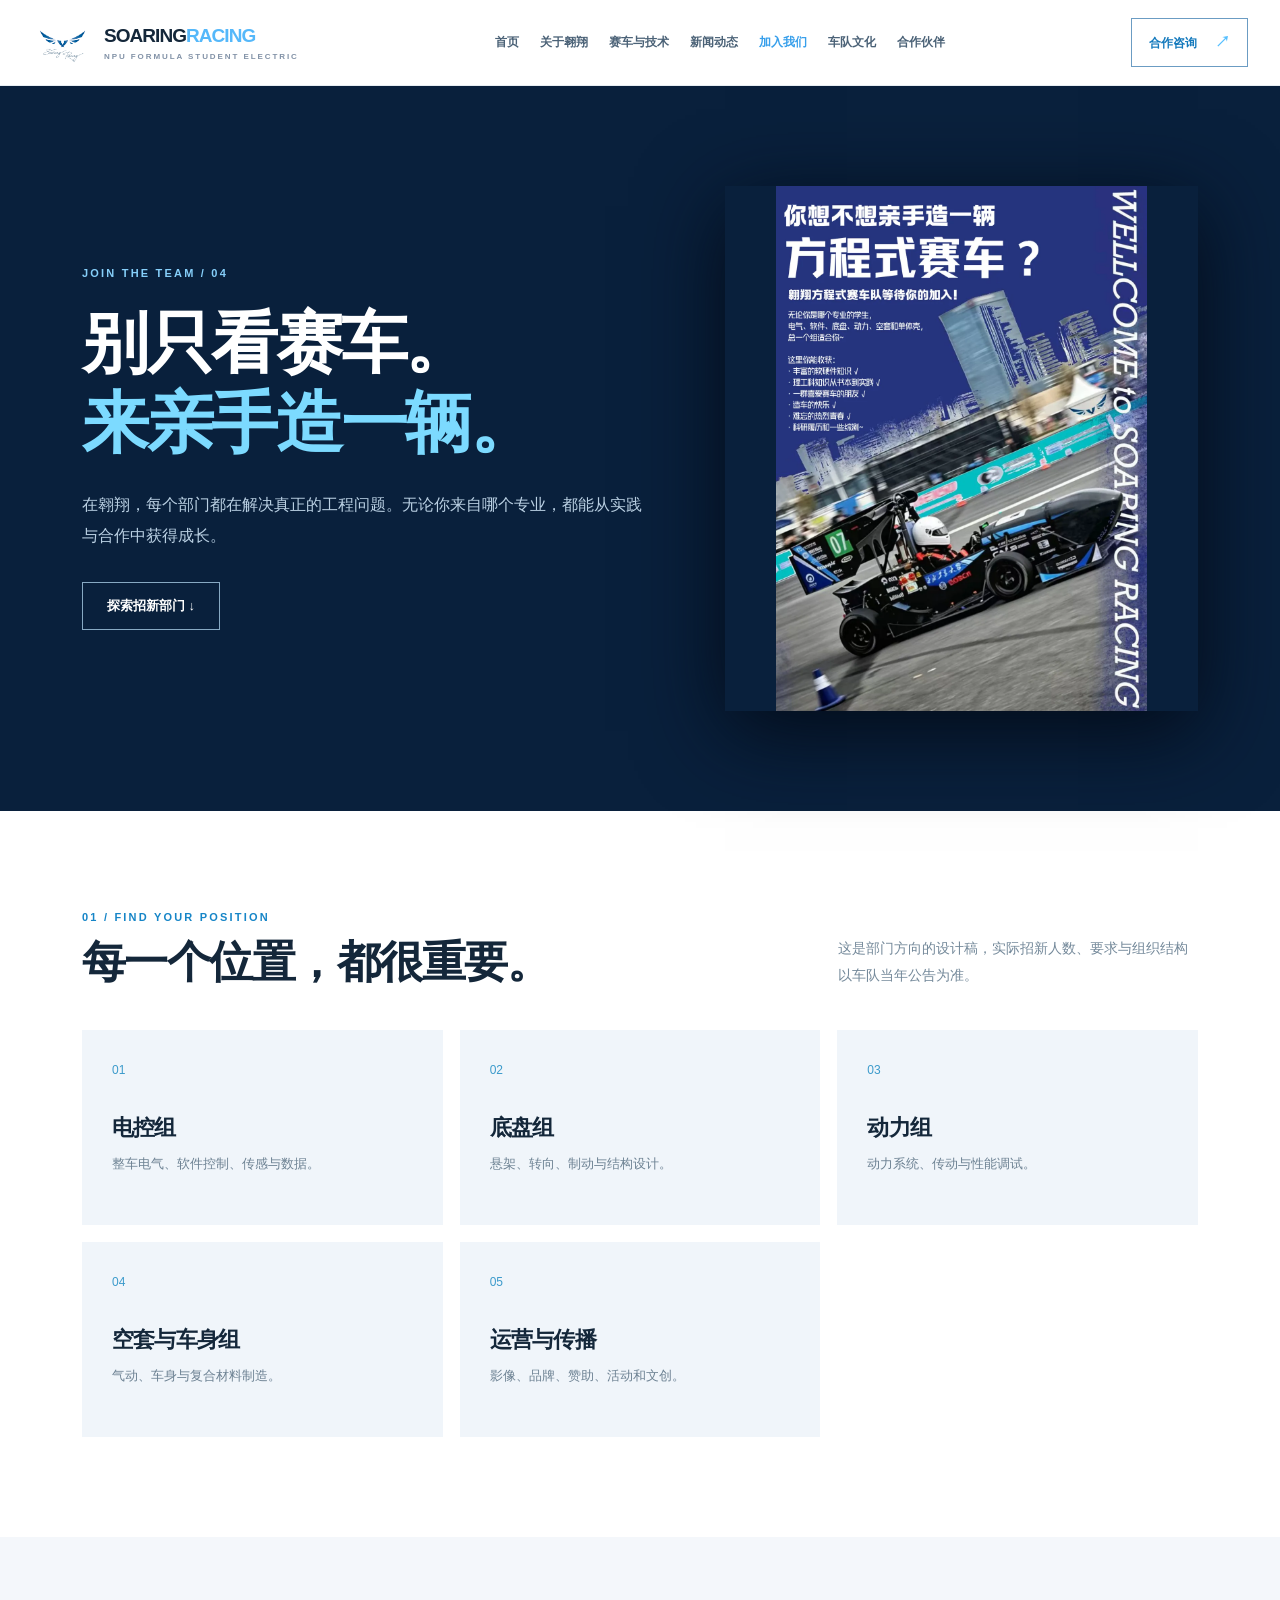
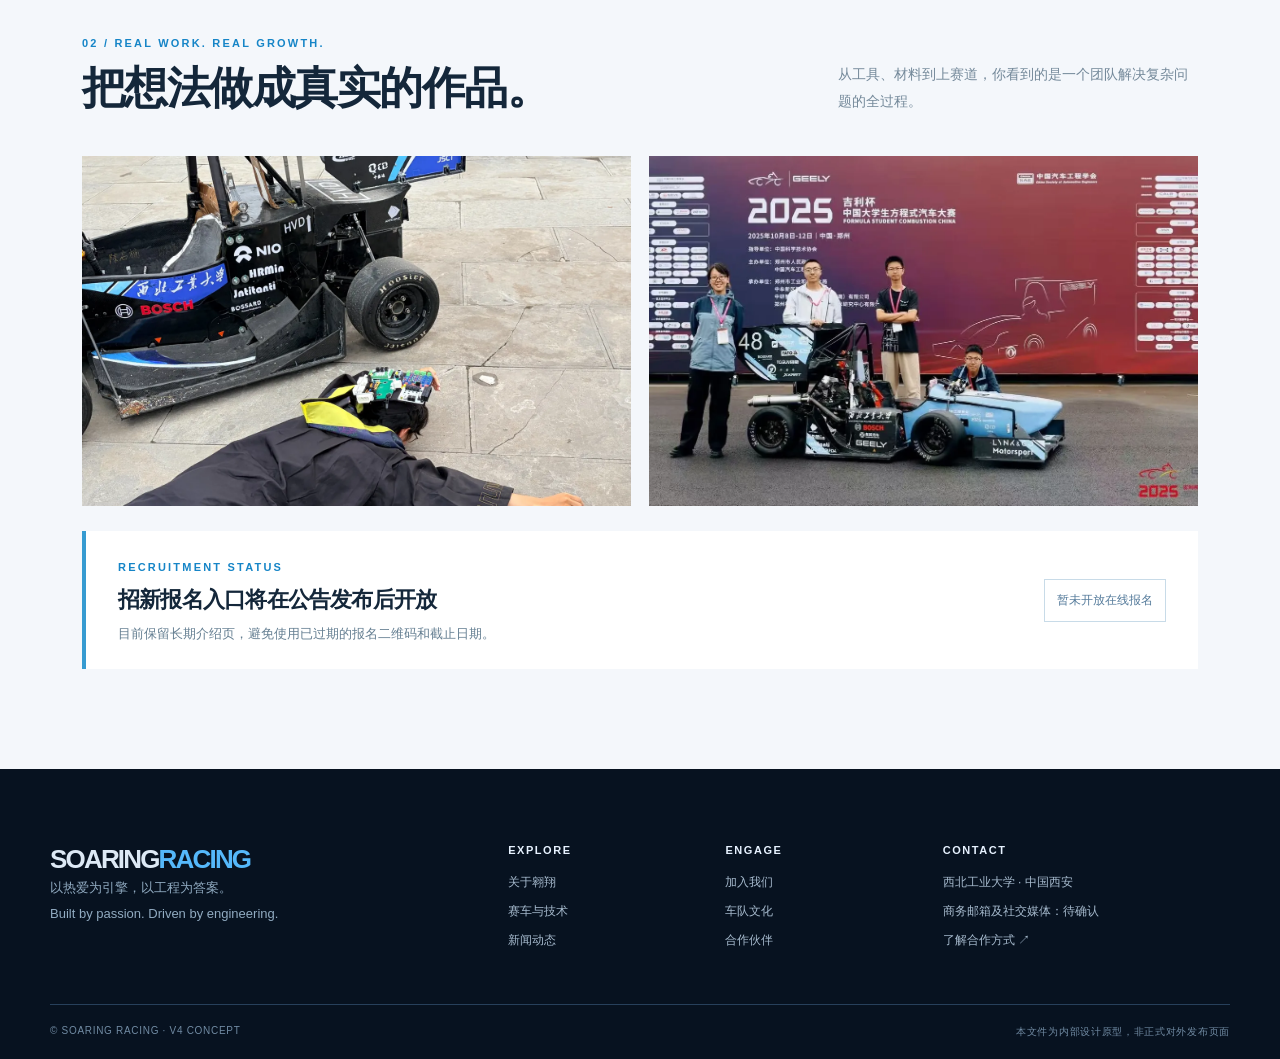
<file: join.html>
<!DOCTYPE html><html lang="zh-CN"><head><meta charset="utf-8"><meta name="viewport" content="width=device-width, initial-scale=1"><meta name="color-scheme" content="light dark"><meta name="description" content="西北工业大学翱翔方程式电动赛车队官网 V4 高保真设计原型"><title>加入我们 | SOARING RACING V4 CONCEPT</title><link rel="icon" href="assets/favicon.svg"><link rel="stylesheet" href="styles.css"></head><body class="light-page"><header class="header "><a href="index.html" class="brand"><img src="assets/soaring-logo.png" alt="翱翔赛车队标志"><span class="brand-copy"><strong>SOARING<span>RACING</span></strong><small>NPU FORMULA STUDENT ELECTRIC</small></span></a><nav id="nav"><a class="" href="index.html">首页</a><a class="" href="about.html">关于翱翔</a><a class="" href="cars.html">赛车与技术</a><a class="" href="news.html">新闻动态</a><a class="active" href="join.html">加入我们</a><a class="" href="community.html">车队文化</a><a class="" href="partners.html">合作伙伴</a></nav><a class="header-cta" href="partners.html#contact">合作咨询 <b>↗</b></a><button class="menu" aria-label="打开导航" aria-expanded="false" onclick="toggleMenu()">☰</button></header><main><section class="join-cover"><div class="container join-grid"><div><div class="eyebrow">JOIN THE TEAM / 04</div><h1>别只看赛车。<br><em>来亲手造一辆。</em></h1><p>在翱翔，每个部门都在解决真正的工程问题。无论你来自哪个专业，都能从实践与合作中获得成长。</p><a class="button ghost" href="#departments">探索招新部门 ↓</a></div><div><img class="" src="assets/recruit-poster.webp" alt="翱翔方程式赛车队实拍" loading="lazy"></div></div></section><section class="section"><div class="container"><div class="section-intro"><div><div class="eyebrow blue">01 / FIND YOUR POSITION</div><h2>每一个位置，都很重要。</h2></div><p>这是部门方向的设计稿，实际招新人数、要求与组织结构以车队当年公告为准。</p></div><div class="departments"><article><span>01</span><h3>电控组</h3><p>整车电气、软件控制、传感与数据。</p></article><article><span>02</span><h3>底盘组</h3><p>悬架、转向、制动与结构设计。</p></article><article><span>03</span><h3>动力组</h3><p>动力系统、传动与性能调试。</p></article><article><span>04</span><h3>空套与车身组</h3><p>气动、车身与复合材料制造。</p></article><article><span>05</span><h3>运营与传播</h3><p>影像、品牌、赞助、活动和文创。</p></article></div></div></section><section class="section alt-bg" id="departments"><div class="container"><div class="section-intro"><div><div class="eyebrow blue">02 / REAL WORK. REAL GROWTH.</div><h2>把想法做成真实的作品。</h2></div><p>从工具、材料到上赛道，你看到的是一个团队解决复杂问题的全过程。</p></div><div class="photo-duo"><img class="" src="assets/race-teamwork.webp" alt="翱翔方程式赛车队实拍" loading="lazy"><img class="" src="assets/race-people.webp" alt="翱翔方程式赛车队实拍" loading="lazy"></div><div class="join-status"><div><span class="eyebrow blue">RECRUITMENT STATUS</span><h3>招新报名入口将在公告发布后开放</h3><p>目前保留长期介绍页，避免使用已过期的报名二维码和截止日期。</p></div><span class="status-tag">暂未开放在线报名</span></div></div></section></main><footer class="footer"><div class="footer-top"><div><div class="footer-brand">SOARING<span>RACING</span></div><p>以热爱为引擎，以工程为答案。<br>Built by passion. Driven by engineering.</p></div><div class="foot-links"><b>EXPLORE</b><a href="about.html">关于翱翔</a><a href="cars.html">赛车与技术</a><a href="news.html">新闻动态</a></div><div class="foot-links"><b>ENGAGE</b><a href="join.html">加入我们</a><a href="community.html">车队文化</a><a href="partners.html">合作伙伴</a></div><div class="foot-links"><b>CONTACT</b><span>西北工业大学 · 中国西安</span><span>商务邮箱及社交媒体：待确认</span><a href="partners.html#contact">了解合作方式 ↗</a></div></div><div class="footer-bottom"><span>© SOARING RACING · V4 CONCEPT</span><span>本文件为内部设计原型，非正式对外发布页面</span></div></footer><script src="script.js"></script></body></html>
</file>
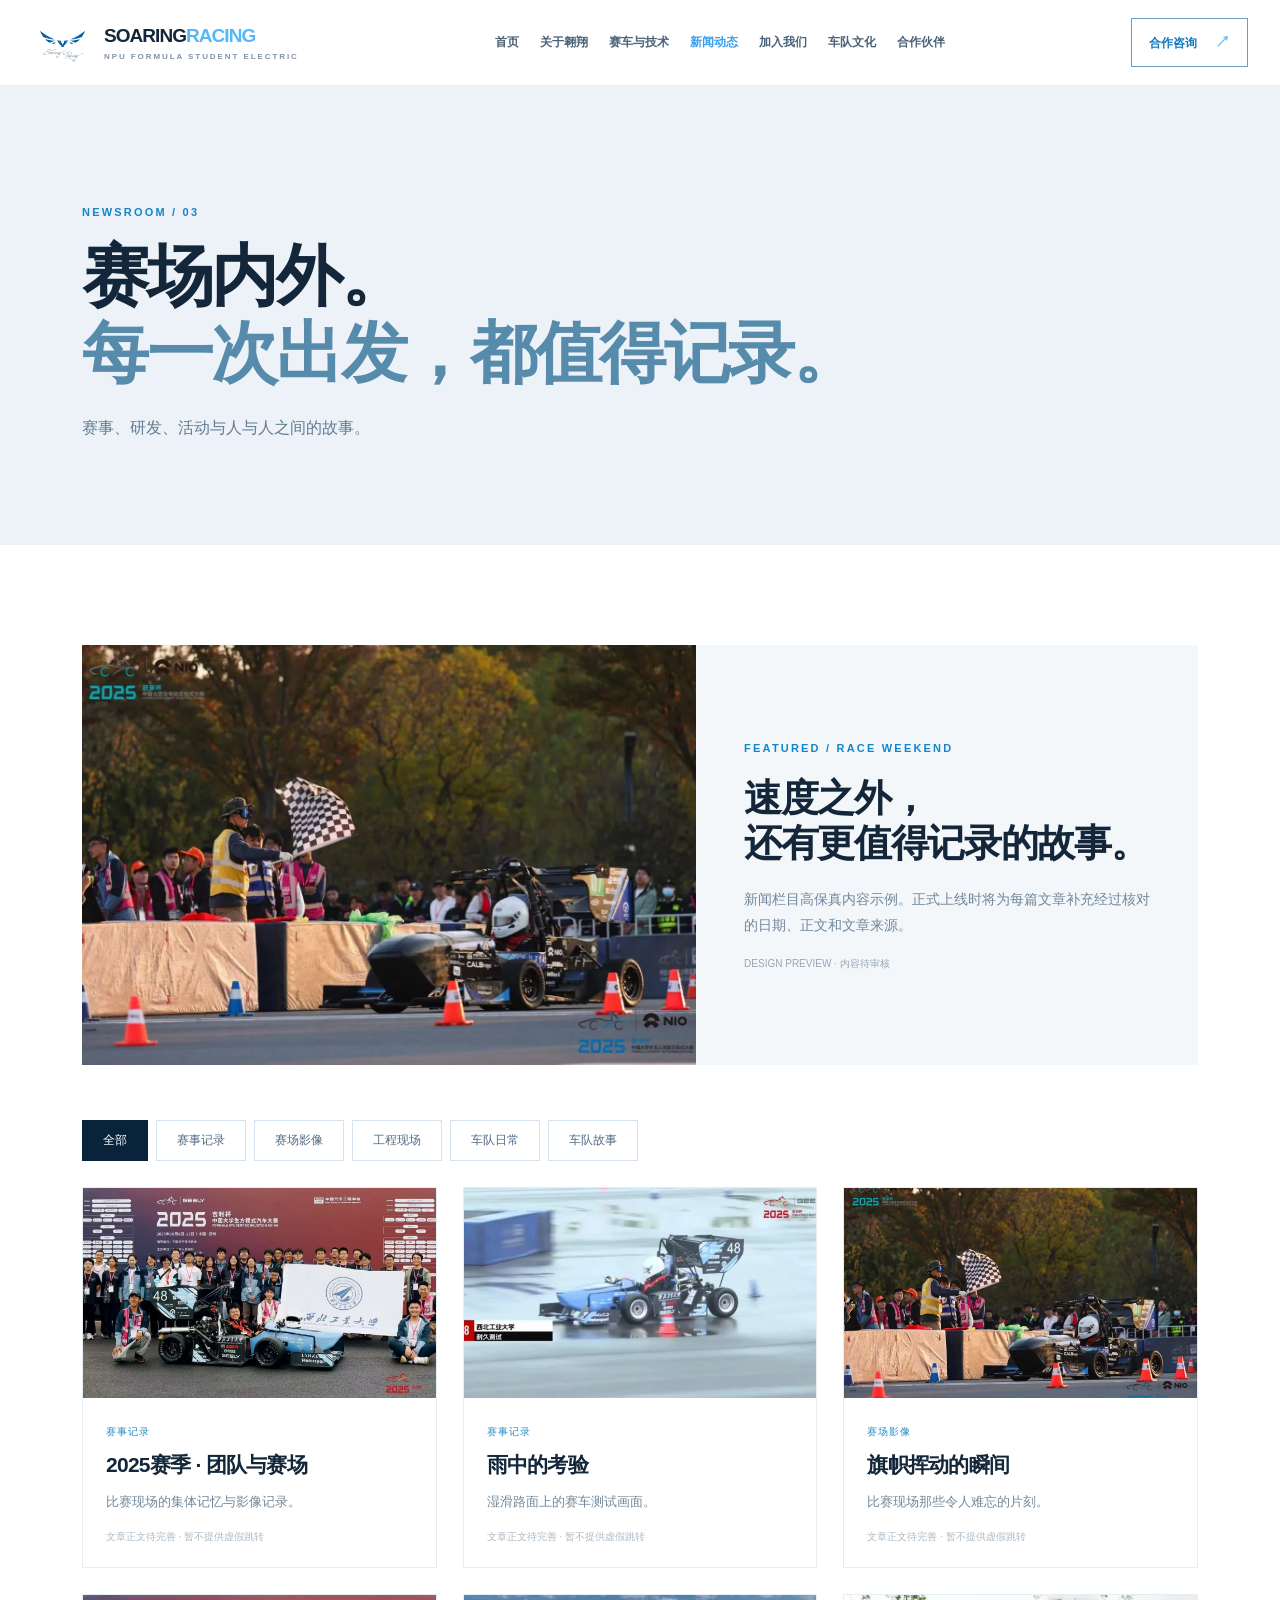
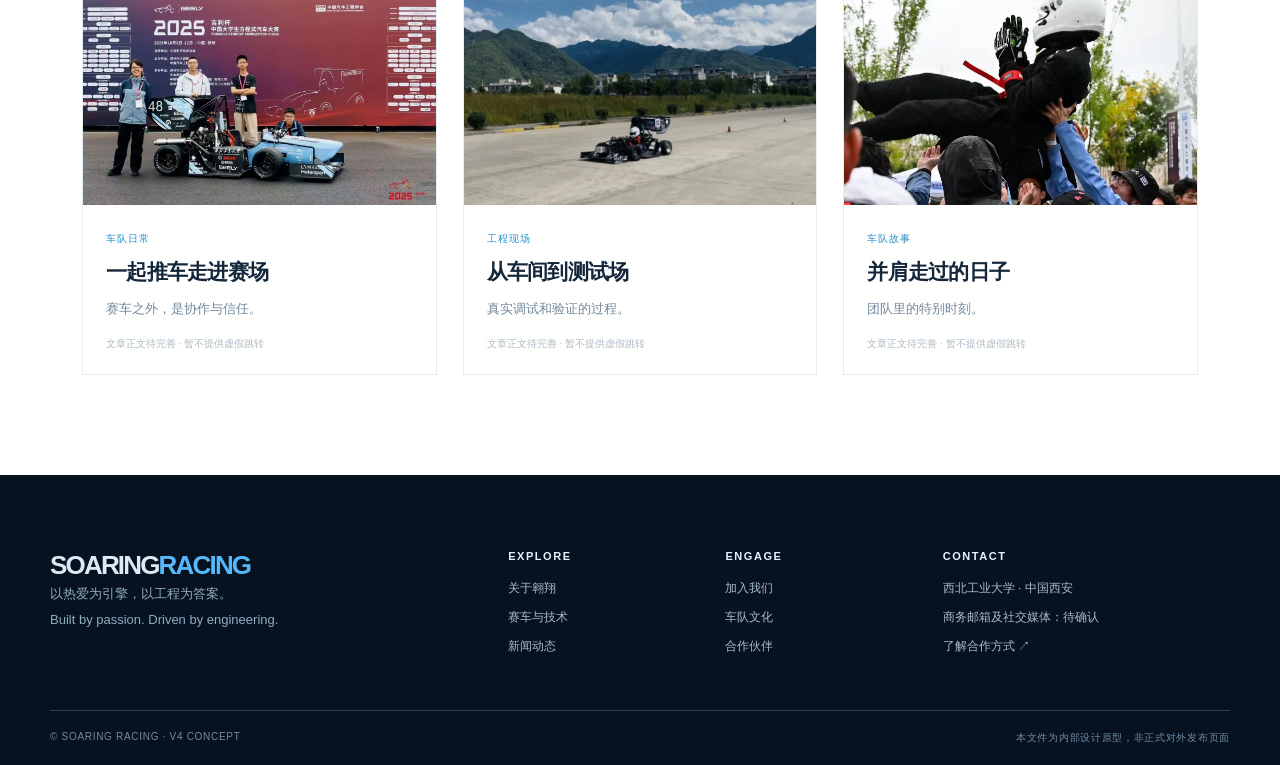
<file: news.html>
<!DOCTYPE html><html lang="zh-CN"><head><meta charset="utf-8"><meta name="viewport" content="width=device-width, initial-scale=1"><meta name="color-scheme" content="light dark"><meta name="description" content="西北工业大学翱翔方程式电动赛车队官网 V4 高保真设计原型"><title>新闻动态 | SOARING RACING V4 CONCEPT</title><link rel="icon" href="assets/favicon.svg"><link rel="stylesheet" href="styles.css"></head><body class="light-page"><header class="header "><a href="index.html" class="brand"><img src="assets/soaring-logo.png" alt="翱翔赛车队标志"><span class="brand-copy"><strong>SOARING<span>RACING</span></strong><small>NPU FORMULA STUDENT ELECTRIC</small></span></a><nav id="nav"><a class="" href="index.html">首页</a><a class="" href="about.html">关于翱翔</a><a class="" href="cars.html">赛车与技术</a><a class="active" href="news.html">新闻动态</a><a class="" href="join.html">加入我们</a><a class="" href="community.html">车队文化</a><a class="" href="partners.html">合作伙伴</a></nav><a class="header-cta" href="partners.html#contact">合作咨询 <b>↗</b></a><button class="menu" aria-label="打开导航" aria-expanded="false" onclick="toggleMenu()">☰</button></header><main><section class="editorial-cover"><div class="container"><div class="eyebrow blue">NEWSROOM / 03</div><h1>赛场内外。<br><span>每一次出发，都值得记录。</span></h1><p>赛事、研发、活动与人与人之间的故事。</p></div></section><section class="section"><div class="container"><div class="feature-article"><img class="" src="assets/race-checkered.webp" alt="翱翔方程式赛车队实拍" loading="lazy"><div><span class="eyebrow blue">FEATURED / RACE WEEKEND</span><h2>速度之外，<br>还有更值得记录的故事。</h2><p>新闻栏目高保真内容示例。正式上线时将为每篇文章补充经过核对的日期、正文和文章来源。</p><span class="mock-label">DESIGN PREVIEW · 内容待审核</span></div></div><div class="filter-row"><button class="filter active" data-filter="all">全部</button><button class="filter" data-filter="赛事记录">赛事记录</button><button class="filter" data-filter="赛场影像">赛场影像</button><button class="filter" data-filter="工程现场">工程现场</button><button class="filter" data-filter="车队日常">车队日常</button><button class="filter" data-filter="车队故事">车队故事</button></div><div class="article-grid"><article class="article-card" data-category="赛事记录"><img class="" src="assets/race-award.webp" alt="翱翔方程式赛车队实拍" loading="lazy"><div><span>赛事记录</span><h3>2025赛季 · 团队与赛场</h3><p>比赛现场的集体记忆与影像记录。</p><small>文章正文待完善 · 暂不提供虚假跳转</small></div></article><article class="article-card" data-category="赛事记录"><img class="" src="assets/race-wet.webp" alt="翱翔方程式赛车队实拍" loading="lazy"><div><span>赛事记录</span><h3>雨中的考验</h3><p>湿滑路面上的赛车测试画面。</p><small>文章正文待完善 · 暂不提供虚假跳转</small></div></article><article class="article-card" data-category="赛场影像"><img class="" src="assets/race-checkered.webp" alt="翱翔方程式赛车队实拍" loading="lazy"><div><span>赛场影像</span><h3>旗帜挥动的瞬间</h3><p>比赛现场那些令人难忘的片刻。</p><small>文章正文待完善 · 暂不提供虚假跳转</small></div></article><article class="article-card" data-category="车队日常"><img class="" src="assets/race-people.webp" alt="翱翔方程式赛车队实拍" loading="lazy"><div><span>车队日常</span><h3>一起推车走进赛场</h3><p>赛车之外，是协作与信任。</p><small>文章正文待完善 · 暂不提供虚假跳转</small></div></article><article class="article-card" data-category="工程现场"><img class="" src="assets/race-test.webp" alt="翱翔方程式赛车队实拍" loading="lazy"><div><span>工程现场</span><h3>从车间到测试场</h3><p>真实调试和验证的过程。</p><small>文章正文待完善 · 暂不提供虚假跳转</small></div></article><article class="article-card" data-category="车队故事"><img class="" src="assets/race-celebration.webp" alt="翱翔方程式赛车队实拍" loading="lazy"><div><span>车队故事</span><h3>并肩走过的日子</h3><p>团队里的特别时刻。</p><small>文章正文待完善 · 暂不提供虚假跳转</small></div></article></div></div></section></main><footer class="footer"><div class="footer-top"><div><div class="footer-brand">SOARING<span>RACING</span></div><p>以热爱为引擎，以工程为答案。<br>Built by passion. Driven by engineering.</p></div><div class="foot-links"><b>EXPLORE</b><a href="about.html">关于翱翔</a><a href="cars.html">赛车与技术</a><a href="news.html">新闻动态</a></div><div class="foot-links"><b>ENGAGE</b><a href="join.html">加入我们</a><a href="community.html">车队文化</a><a href="partners.html">合作伙伴</a></div><div class="foot-links"><b>CONTACT</b><span>西北工业大学 · 中国西安</span><span>商务邮箱及社交媒体：待确认</span><a href="partners.html#contact">了解合作方式 ↗</a></div></div><div class="footer-bottom"><span>© SOARING RACING · V4 CONCEPT</span><span>本文件为内部设计原型，非正式对外发布页面</span></div></footer><script src="script.js"></script></body></html>
</file>
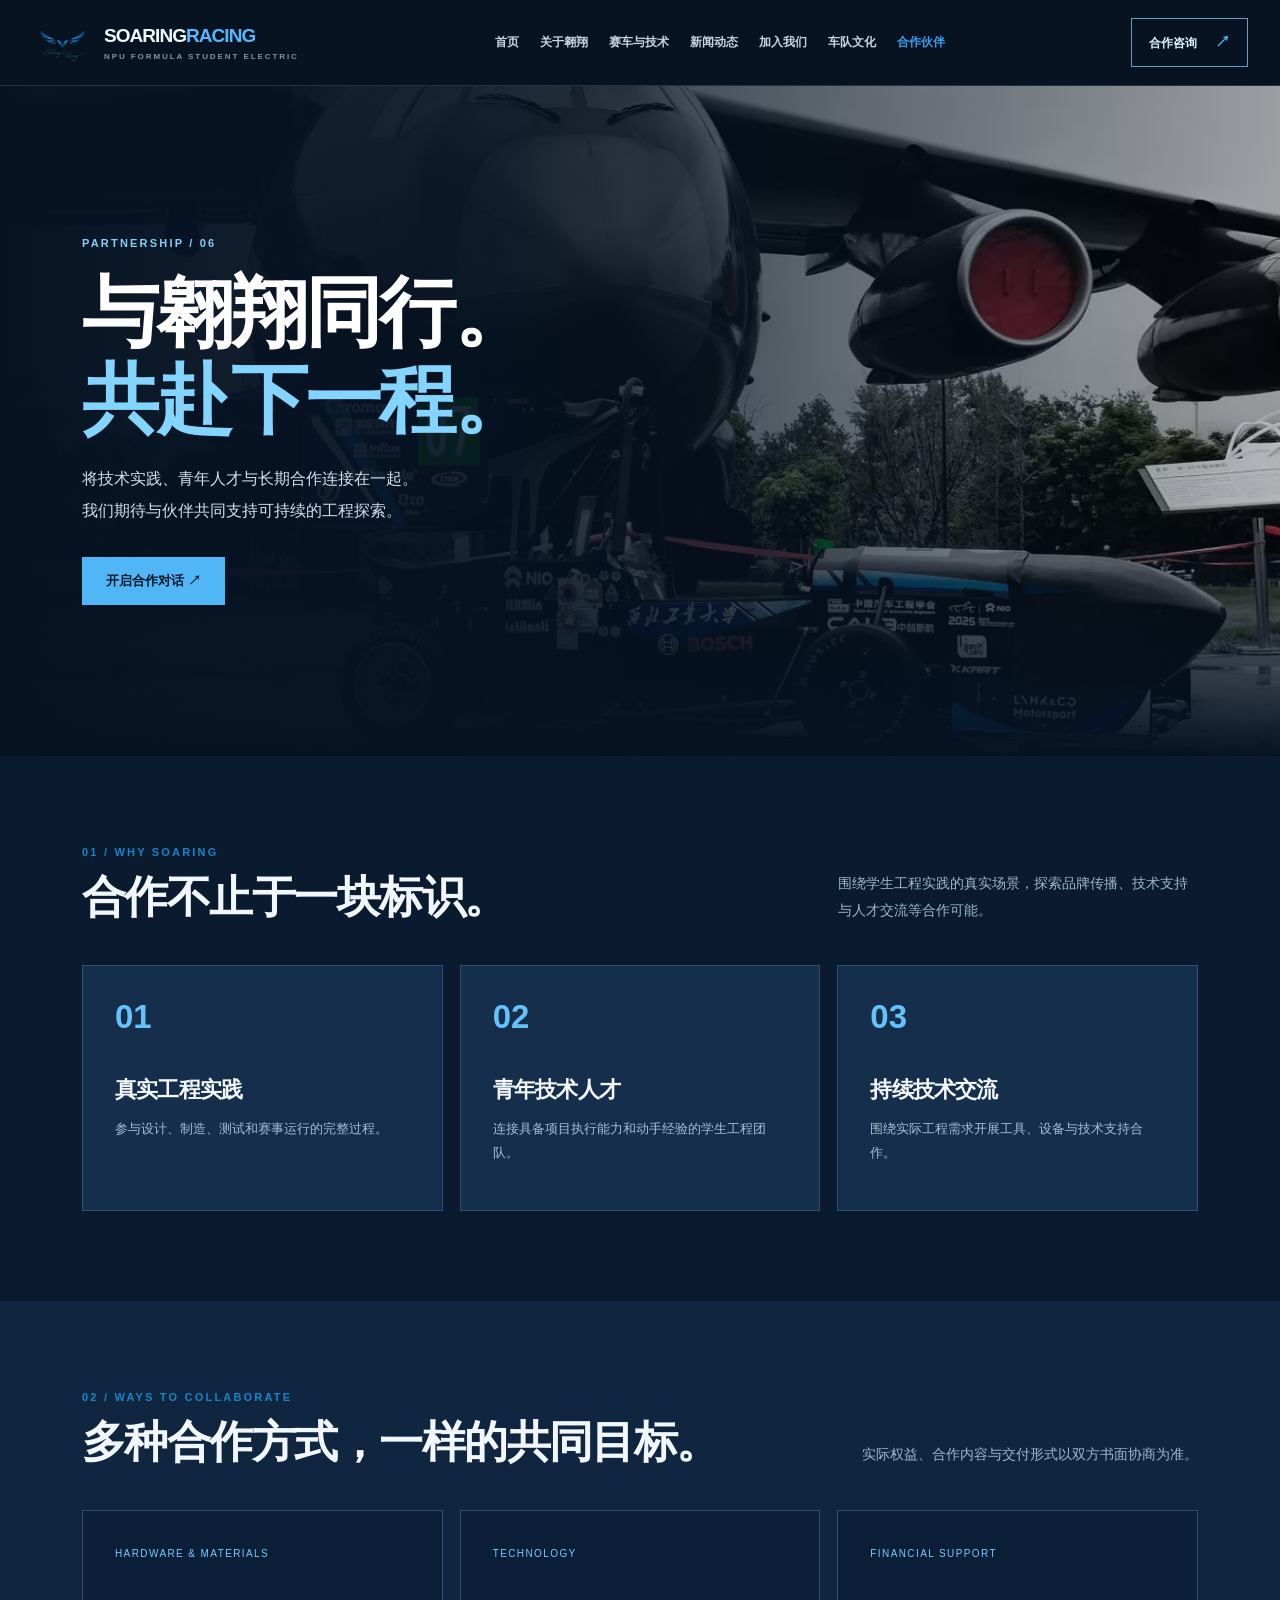
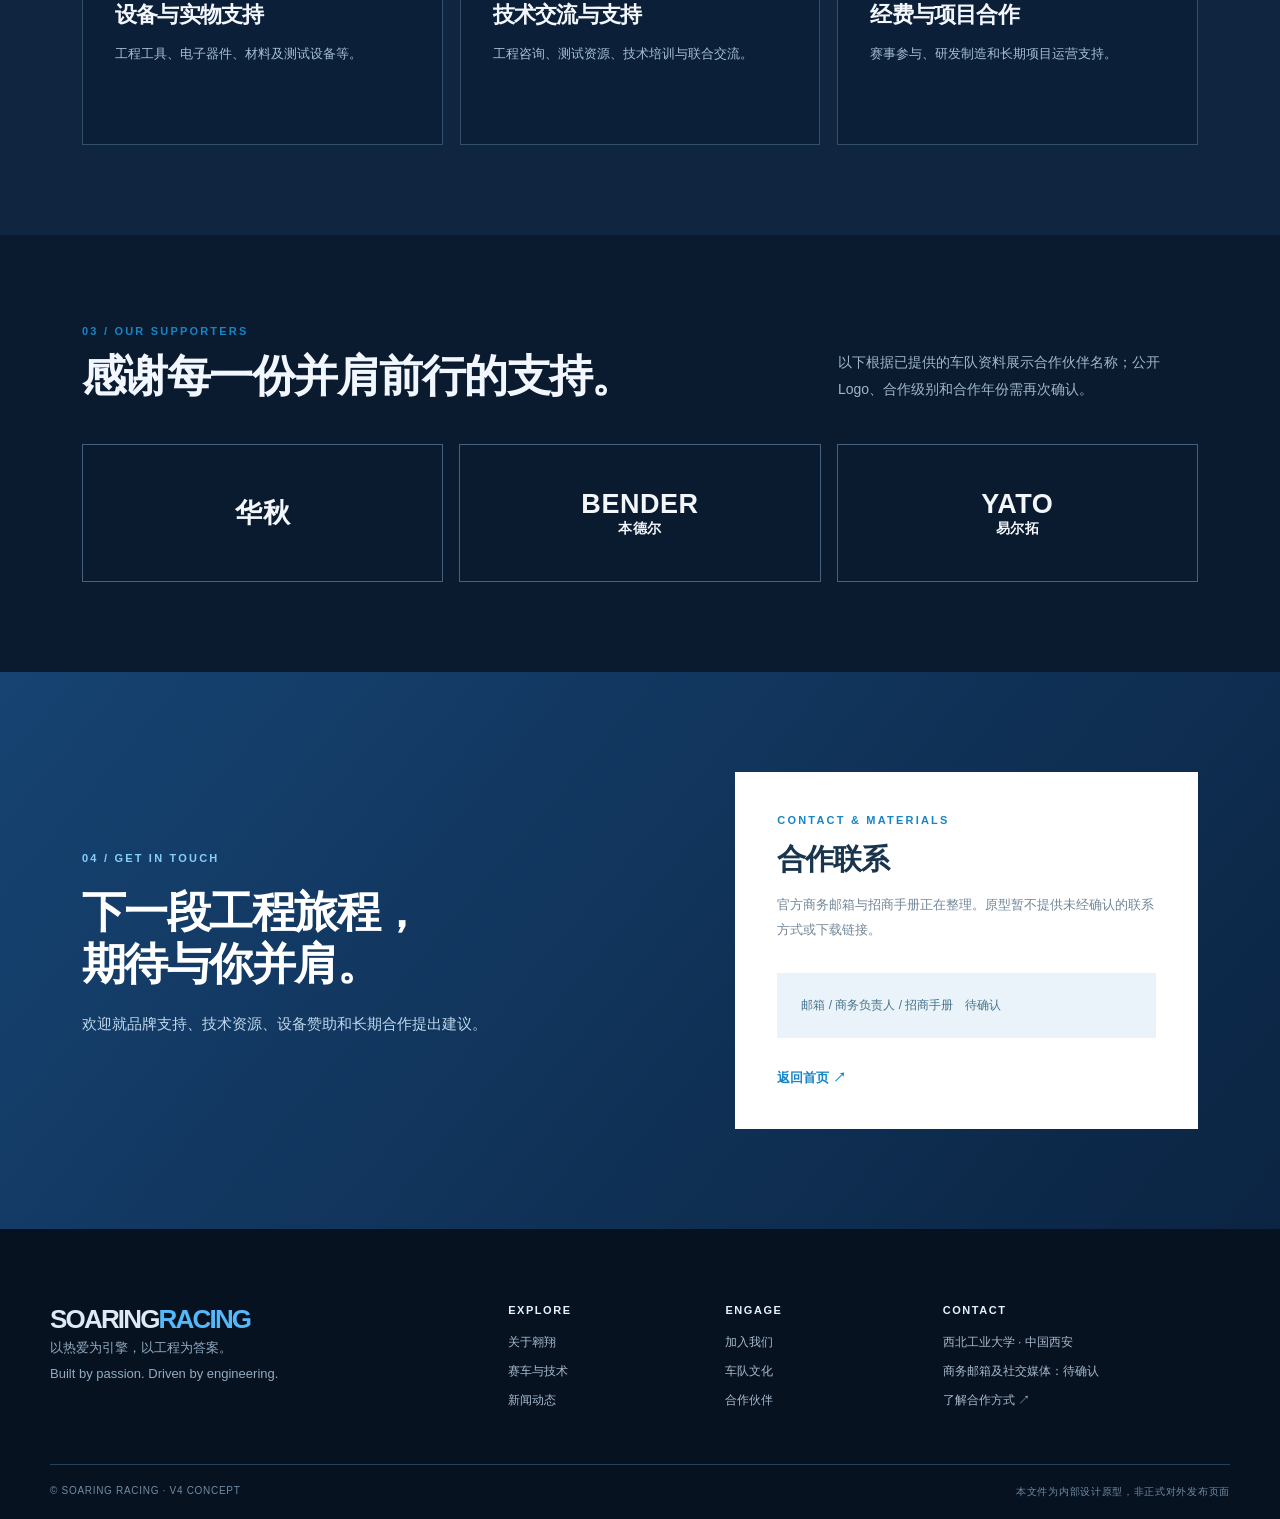
<file: partners.html>
<!DOCTYPE html><html lang="zh-CN"><head><meta charset="utf-8"><meta name="viewport" content="width=device-width, initial-scale=1"><meta name="color-scheme" content="light dark"><meta name="description" content="西北工业大学翱翔方程式电动赛车队官网 V4 高保真设计原型"><title>合作伙伴 | SOARING RACING V4 CONCEPT</title><link rel="icon" href="assets/favicon.svg"><link rel="stylesheet" href="styles.css"></head><body class="dark-page"><header class="header header-dark"><a href="index.html" class="brand"><img src="assets/soaring-logo.png" alt="翱翔赛车队标志"><span class="brand-copy"><strong>SOARING<span>RACING</span></strong><small>NPU FORMULA STUDENT ELECTRIC</small></span></a><nav id="nav"><a class="" href="index.html">首页</a><a class="" href="about.html">关于翱翔</a><a class="" href="cars.html">赛车与技术</a><a class="" href="news.html">新闻动态</a><a class="" href="join.html">加入我们</a><a class="" href="community.html">车队文化</a><a class="active" href="partners.html">合作伙伴</a></nav><a class="header-cta" href="partners.html#contact">合作咨询 <b>↗</b></a><button class="menu" aria-label="打开导航" aria-expanded="false" onclick="toggleMenu()">☰</button></header><main><section class="partner-hero"><img class="partner-hero-img" src="assets/race-aircraft-detail.webp" alt="翱翔方程式赛车队实拍" loading="lazy"><div class="partner-overlay"></div><div class="container partner-hero-copy"><div class="eyebrow">PARTNERSHIP / 06</div><h1>与翱翔同行。<br><em>共赴下一程。</em></h1><p>将技术实践、青年人才与长期合作连接在一起。<br>我们期待与伙伴共同支持可持续的工程探索。</p><a class="button primary" href="#contact">开启合作对话 ↗</a></div></section><section class="dark-section"><div class="container"><div class="section-intro"><div><div class="eyebrow blue">01 / WHY SOARING</div><h2>合作不止于一块标识。</h2></div><p>围绕学生工程实践的真实场景，探索品牌传播、技术支持与人才交流等合作可能。</p></div><div class="partner-value-grid"><article><b>01</b><h3>真实工程实践</h3><p>参与设计、制造、测试和赛事运行的完整过程。</p></article><article><b>02</b><h3>青年技术人才</h3><p>连接具备项目执行能力和动手经验的学生工程团队。</p></article><article><b>03</b><h3>持续技术交流</h3><p>围绕实际工程需求开展工具、设备与技术支持合作。</p></article></div></div></section><section class="dark-section alt-dark"><div class="container"><div class="section-intro"><div><div class="eyebrow blue">02 / WAYS TO COLLABORATE</div><h2>多种合作方式，一样的共同目标。</h2></div><p>实际权益、合作内容与交付形式以双方书面协商为准。</p></div><div class="collab-grid"><article><span>HARDWARE & MATERIALS</span><h3>设备与实物支持</h3><p>工程工具、电子器件、材料及测试设备等。</p></article><article><span>TECHNOLOGY</span><h3>技术交流与支持</h3><p>工程咨询、测试资源、技术培训与联合交流。</p></article><article><span>FINANCIAL SUPPORT</span><h3>经费与项目合作</h3><p>赛事参与、研发制造和长期项目运营支持。</p></article></div></div></section><section class="dark-section"><div class="container"><div class="section-intro"><div><div class="eyebrow blue">03 / OUR SUPPORTERS</div><h2>感谢每一份并肩前行的支持。</h2></div><p>以下根据已提供的车队资料展示合作伙伴名称；公开 Logo、合作级别和合作年份需再次确认。</p></div><div class="partners-marks"><div>华秋</div><div>BENDER<br><small>本德尔</small></div><div>YATO<br><small>易尔拓</small></div></div></div></section><section class="partner-contact" id="contact"><div class="container"><div><span class="eyebrow">04 / GET IN TOUCH</span><h2>下一段工程旅程，<br>期待与你并肩。</h2><p>欢迎就品牌支持、技术资源、设备赞助和长期合作提出建议。</p></div><div class="contact-panel"><div class="eyebrow blue">CONTACT & MATERIALS</div><h3>合作联系</h3><p>官方商务邮箱与招商手册正在整理。原型暂不提供未经确认的联系方式或下载链接。</p><div class="contact-placeholder">邮箱 / 商务负责人 / 招商手册　待确认</div><a href="index.html" class="text-link">返回首页 ↗</a></div></div></section></main><footer class="footer"><div class="footer-top"><div><div class="footer-brand">SOARING<span>RACING</span></div><p>以热爱为引擎，以工程为答案。<br>Built by passion. Driven by engineering.</p></div><div class="foot-links"><b>EXPLORE</b><a href="about.html">关于翱翔</a><a href="cars.html">赛车与技术</a><a href="news.html">新闻动态</a></div><div class="foot-links"><b>ENGAGE</b><a href="join.html">加入我们</a><a href="community.html">车队文化</a><a href="partners.html">合作伙伴</a></div><div class="foot-links"><b>CONTACT</b><span>西北工业大学 · 中国西安</span><span>商务邮箱及社交媒体：待确认</span><a href="partners.html#contact">了解合作方式 ↗</a></div></div><div class="footer-bottom"><span>© SOARING RACING · V4 CONCEPT</span><span>本文件为内部设计原型，非正式对外发布页面</span></div></footer><script src="script.js"></script></body></html>
</file>
<file: styles.css>
:root{--navy:#081425;--navy2:#0d223a;--azure:#48a4f2;--cyan:#8ad9ff;--violet:#8a82dd;--ink:#14273a;--muted:#6b7f91;--paper:#f7f9fc;--line:#dce5ee;--w:1180px}*{box-sizing:border-box}html{scroll-behavior:smooth}body{margin:0;font-family:Inter,"Segoe UI","Microsoft Yahei",Arial,sans-serif;background:#fff;color:var(--ink);-webkit-font-smoothing:antialiased}a{text-decoration:none;color:inherit}img{display:block;max-width:100%}button{font:inherit;cursor:pointer}h1,h2,h3,p{margin-top:0}h1,h2,h3{letter-spacing:-.035em}h2{font-size:clamp(2.2rem,3.45vw,3.6rem);line-height:1.18}h3{font-size:1.38rem;line-height:1.35}.container{max-width:var(--w);padding:0 32px;margin:auto}.section{padding:100px 0}.alt-bg{background:#f4f7fb}.dark-page{background:var(--navy)}.header{height:86px;padding:0 max(32px,calc((100vw - 1260px)/2));display:flex;align-items:center;gap:22px;background:#fff;border-bottom:1px solid #e7edf2;position:relative;z-index:20}.header-dark{background:#071321;border-color:rgba(171,205,239,.17);color:#eff8ff}.brand{display:flex;align-items:center;gap:12px;min-width:278px}.brand img{height:55px;width:60px;object-fit:contain}.brand-copy strong{font-size:19px;font-weight:900;letter-spacing:-.05em;white-space:nowrap}.brand-copy strong span,.footer-brand span{color:#55b8fa}.brand-copy small{display:block;margin-top:5px;font-size:8px;letter-spacing:.24em;font-weight:700;color:#8292a7}.header nav{display:flex;gap:21px;align-items:center;flex:1;justify-content:center}.header nav a{font-weight:650;font-size:12px;white-space:nowrap;color:#4b6277;transition:color .15s}.header-dark nav a{color:#c7d5e4}.header nav a:hover,.header nav a.active{color:#379feb}.header-cta{border:1px solid #6b9cc3;padding:14px 17px;color:#157abd;font-size:12px;font-weight:800;white-space:nowrap}.header-dark .header-cta{color:#dcf2ff}.header-cta b{margin-left:15px;font-size:15px;color:#55bfff}.menu{border:0;background:transparent;font-size:24px;color:inherit;display:none}.eyebrow{font-size:11px;letter-spacing:.20em;font-weight:850;color:#86cffa;text-transform:uppercase}.eyebrow.blue{color:#1685c7}.text-link{font-size:13px;font-weight:800;color:#1685c7;display:inline-flex;gap:16px;align-items:center}.text-link span{font-size:18px}.text-link.light{color:#8fd7ff}.button{display:inline-flex;gap:20px;align-items:center;justify-content:center;font-size:13px;font-weight:800;min-height:48px;padding:0 24px;white-space:nowrap}.button.primary{background:#51b6f5;color:#031626}.button.ghost{border:1px solid #87a9c3;color:#fff}.footer{background:#071220;color:#dde9f5;padding:75px max(32px,calc((100vw - 1180px)/2)) 20px}.footer-top{display:grid;grid-template-columns:2.3fr 1fr 1fr 1.55fr;gap:32px;padding-bottom:55px}.footer-brand{font-size:26px;font-weight:900;letter-spacing:-.07em}.footer p{font-size:13px;line-height:2;color:#91abc1}.foot-links{display:flex;flex-direction:column;gap:12px;font-size:12px;color:#a7bbce}.foot-links b{color:#e7f2ff;letter-spacing:.14em;font-size:11px;margin-bottom:6px}.foot-links a:hover{color:#67bcf7}.footer-bottom{border-top:1px solid #27405b;padding-top:20px;display:flex;justify-content:space-between;gap:12px;font-size:10px;color:#718ba3;letter-spacing:.07em}
/* hero */.home-hero{height:min(830px,calc(100vh - 86px));min-height:630px;background:#071422;position:relative;overflow:hidden}.hero-slide{position:absolute;inset:0;opacity:0;visibility:hidden;transition:opacity .9s ease,visibility .9s ease}.hero-slide.show{opacity:1;visibility:visible}.hero-slide>img{width:100%;height:100%;object-fit:cover;object-position:center 49%}.hero-shade{position:absolute;inset:0;background:linear-gradient(90deg,rgba(3,15,31,.92) 0%,rgba(6,19,37,.71) 43%,rgba(6,21,41,.13) 100%),linear-gradient(0deg,#071321 0%,transparent 31%)}.hero-copy{position:absolute;left:max(7vw,calc((100vw - 1140px)/2));top:50%;transform:translateY(-42%);color:white;max-width:740px}.hero-kicker{color:#86d5ff;font-size:11px;font-weight:750;letter-spacing:.22em}.hero-kicker em{font-style:normal;color:#dceeff}.hero-copy h1{font-size:clamp(58px,6.5vw,113px);letter-spacing:-.065em;line-height:1.05;margin:24px 0 18px;font-weight:950;max-width:850px}.hero-copy p{font-size:19px;font-weight:450;letter-spacing:.04em;margin-bottom:32px;line-height:1.75}.hero-buttons{display:flex;gap:12px}.hero-bottom{position:absolute;bottom:25px;left:5%;right:5%;display:flex;justify-content:space-between;align-items:center;color:#9bb9d6;font-size:10px;letter-spacing:.17em}.slider-controls{display:flex;align-items:center;gap:18px;color:#e3f5ff}.slider-controls button{font-size:24px;color:#b9e6ff;border:1px solid #5c7d9c;background:rgba(3,20,40,.38);width:42px;height:42px}.home-about{background:#f7fafc}.home-about-grid{display:grid;grid-template-columns:1fr 1.08fr;gap:68px;align-items:center}.home-about-copy h2{margin:22px 0 24px;line-height:1.2}.home-about-copy h2 span{color:#2b85c4}.home-about-copy p{font-size:15px;line-height:2.1;color:#576f82;max-width:520px;margin-bottom:25px}.micro-note{font-size:10px;letter-spacing:.18em;color:#9aaabc;margin-top:50px}.about-photo{position:relative}.about-photo img{width:100%;height:390px;object-fit:cover}.about-photo span{position:absolute;bottom:0;left:0;background:#092340;color:#c4e6fb;padding:14px 19px;font-size:10px;letter-spacing:.13em}.home-news{background:white}.section-intro{display:flex;justify-content:space-between;align-items:end;gap:50px;margin-bottom:42px}.section-intro h2{margin:13px 0 0}.section-intro>p{max-width:360px;font-size:14px;color:#74899a;line-height:1.9;margin:0}.news-editorial{display:grid;grid-template-columns:1.15fr .85fr;gap:55px}.feature-news .img-wrap{height:355px;overflow:hidden;margin-bottom:22px}.feature-news img{width:100%;height:100%;object-fit:cover;transition:transform .35s}.feature-news:hover img{transform:scale(1.025)}.feature-news h3{margin:12px 0;font-size:23px}.feature-news p{font-size:13px;color:#788a9b;line-height:1.8}.news-side{border-top:1px solid var(--line)}.news-side>a{display:flex;flex-direction:column;gap:12px;padding:27px 0;border-bottom:1px solid var(--line)}.news-side span{font-size:10px;color:#1685c7;letter-spacing:.15em;font-weight:750}.news-side b{font-size:19px}.news-side i{font-size:12px;color:#498cae;font-style:normal}.news-side-foot{font-size:10px;color:#8a9cac;padding-top:18px}.home-partners{background:#0a1a2c url('assets/race-aircraft.webp') right top/51% auto no-repeat;color:white;padding:105px 0 90px;position:relative}.home-partners:before{content:'';position:absolute;inset:0;background:linear-gradient(90deg,#0a1a2c 0%,#0a1a2c 35%,rgba(10,26,44,.9) 65%,rgba(10,26,44,.52))}.home-partners>.container{position:relative}.partners-intro{max-width:800px;padding-bottom:65px}.partners-intro h2{margin:24px 0;color:white;font-size:clamp(36px,4.5vw,62px)}.partners-intro h2 em{font-style:normal;color:#80d4ff}.partners-intro p{max-width:590px;color:#b1c9dd;font-size:15px;line-height:2}.partner-actions{display:flex;gap:14px;margin-top:29px}.brand-wall{border-top:1px solid #34516c;padding-top:22px}.brand-wall-head{display:flex;justify-content:space-between;gap:20px;font-size:10px;letter-spacing:.13em;color:#91adc8}.brand-items{display:grid;grid-template-columns:repeat(3,1fr);gap:12px;margin:26px 0}.brand-items span{text-align:center;padding:26px 8px;border:1px solid #45617c;background:#122d49;font-weight:800;letter-spacing:.04em;font-size:20px}
/* inner cover */.page-cover{padding:115px 0 75px;overflow:hidden}.light-cover{background:#f2f6fa}.cover-layout{display:grid;grid-template-columns:.82fr 1.18fr;gap:55px;align-items:center}.page-cover h1,.editorial-cover h1{font-size:clamp(49px,5.25vw,78px);line-height:1.14;margin:20px 0 22px;font-weight:900}.page-cover p,.editorial-cover p{color:#627c90;line-height:1.9;font-size:16px;max-width:590px}.dot{color:#289bd6}.cover-image img{height:420px;object-fit:cover;width:100%}.cover-cta{margin-top:36px}.narrow-story{max-width:925px}.narrow-story h2{margin:24px 0}.narrow-story h2 span{color:#458fc5}.narrow-story p{font-size:17px;color:#647b90;line-height:2;max-width:790px}.timeline{display:grid;grid-template-columns:repeat(4,1fr);gap:0;border-top:3px solid #278fc8;padding-top:25px}.timeline>div{border-left:1px solid #b5c9db;padding:10px 18px;display:grid;gap:14px}.timeline b{font-size:21px;color:#245b8a}.timeline span{font-size:13px;color:#73899c}.split-photo{display:grid;grid-template-columns:1.2fr .8fr;gap:65px;align-items:center}.split-photo>img{width:100%;height:420px;object-fit:cover}.split-photo h3{font-size:31px}.split-photo p{font-size:15px;line-height:2;color:#6c8091}.cars-cover{background:#edf3f8;padding-bottom:0}.cars-cover-image{height:500px;overflow:hidden;margin-top:42px}.cars-cover-image img{width:100%;height:100%;object-fit:cover;object-position:center 55%}.machine-grid{display:grid;grid-template-columns:1.4fr .8fr;gap:24px}.machine-main,.machine-small{background:#eef3f8}.machine-grid img{height:320px;width:100%;object-fit:cover}.machine-grid article>div{padding:27px}.machine-grid h3{margin:10px 0}.machine-grid p{color:#708499;font-size:13px}.tech-grid{display:grid;grid-template-columns:repeat(4,1fr);gap:12px}.tech-grid article{background:white;padding:32px 24px;min-height:245px;border-top:3px solid #4caaf1}.tech-grid span{font-size:10px;letter-spacing:.1em;color:#429dd0}.tech-grid h3{margin:50px 0 12px}.tech-grid p{font-size:13px;color:#748da1;line-height:1.8}.photo-duo{display:grid;grid-template-columns:1fr 1fr;gap:18px;margin-bottom:25px}.photo-duo img{width:100%;height:350px;object-fit:cover}
/* editorial */.editorial-cover{padding:120px 0 85px;background:#ecf2f8}.editorial-cover h1 span{color:#578bac}.feature-article{display:grid;grid-template-columns:1.15fr .85fr;gap:48px;align-items:center;background:#f4f7fa}.feature-article>img{width:100%;height:420px;object-fit:cover}.feature-article>div{padding:30px 40px 30px 0}.feature-article h2{font-size:38px;margin:20px 0}.feature-article p{color:#70869b;font-size:14px;line-height:1.9}.mock-label{font-size:10px;color:#97a6b3}.filter-row{display:flex;gap:8px;flex-wrap:wrap;margin:55px 0 26px}.filter{border:1px solid #d6e2ed;background:white;color:#536b82;padding:11px 20px;font-size:12px}.filter.active{background:#09233b;color:white;border-color:#09233b}.article-grid{display:grid;grid-template-columns:repeat(3,1fr);gap:26px}.article-card{border:1px solid #e5edf4;background:white}.article-card[hidden]{display:none}.article-card>img{width:100%;height:210px;object-fit:cover}.article-card>div{padding:23px}.article-card span{font-size:10px;color:#258dc8;letter-spacing:.1em}.article-card h3{margin:12px 0;font-size:21px}.article-card p{color:#73889a;font-size:13px;line-height:1.7}.article-card small{font-size:10px;color:#abb9c4}
/* join */.join-cover{background:#09203c;color:#fff;padding:100px 0}.join-grid{display:grid;grid-template-columns:1.04fr .86fr;gap:70px;align-items:center}.join-grid h1{font-size:clamp(50px,5.2vw,80px);line-height:1.2;margin:25px 0}.join-grid h1 em{color:#7cdaff;font-style:normal}.join-grid p{color:#bad0e3;line-height:1.95;font-size:16px;margin-bottom:30px}.join-grid img{width:100%;height:525px;object-fit:contain;box-shadow:0 20px 80px #030b18}.departments{display:grid;grid-template-columns:repeat(3,1fr);gap:17px}.departments article{background:#f0f5fa;padding:30px;min-height:195px}.departments span{font-size:12px;color:#3b9acb}.departments h3{margin:35px 0 10px}.departments p{font-size:13px;color:#6d8293;line-height:1.75}.join-status{background:white;border-left:4px solid #369bd1;padding:26px 32px;display:flex;justify-content:space-between;align-items:center;gap:35px}.join-status h3{margin:10px 0}.join-status p{font-size:13px;color:#657f92;margin-bottom:0}.status-tag{border:1px solid #c8dbe8;color:#557b9b;padding:12px;font-size:12px;white-space:nowrap}
/* community */.community-cover{background:#f1f4fa}.gallery-grid{display:grid;grid-template-columns:1.2fr .8fr;grid-template-rows:230px 230px;gap:16px}.gallery-grid>div{min-height:0;overflow:hidden}.gallery-grid>.gallery-large{grid-row:span 2}.gallery-grid img{width:100%;height:100%;object-fit:cover}.merch-grid{display:grid;grid-template-columns:repeat(3,1fr);gap:20px}.merch-art{height:300px;display:flex;align-items:center;justify-content:center;overflow:hidden}.merch-a{background:#0a1931;color:#76caff;transform-style:preserve-3d}.merch-a>div{border:3px solid #69c3f0;padding:25px 15px;transform:rotate(-7deg);font-size:37px;line-height:.95;font-weight:900;text-align:center}.merch-a em{color:#fff}.merch-b{background:#0c1524}.merch-b img{width:85%;object-fit:contain}.merch-c{background:linear-gradient(145deg,#2674b8,#8166d5);color:white}.merch-c span{font-size:38px;font-weight:900;line-height:1.1;letter-spacing:-.06em}.merch-card h3{margin:19px 0 8px}.merch-card p{color:#8093a4;font-size:12px}.event-banner{position:relative;height:440px;color:#fff;overflow:hidden;display:flex;align-items:center}.event-banner>img{position:absolute;inset:0;height:100%;width:100%;object-fit:cover}.event-banner:before{content:'';position:absolute;inset:0;background:linear-gradient(90deg,rgba(5,21,38,.95),rgba(5,21,38,.28));z-index:1}.event-banner>div{position:relative;z-index:2;padding:65px;max-width:720px}.event-banner h2{margin:20px 0}.event-banner p{line-height:1.9;color:#d1e1ef}
/* partners */.partner-hero{height:670px;position:relative;display:flex;align-items:center;overflow:hidden;background:#061323;color:white}.partner-hero-img{position:absolute;inset:0;width:100%;height:100%;object-fit:cover}.partner-overlay{position:absolute;inset:0;background:linear-gradient(90deg,#061323 0%,rgba(6,19,35,.91) 35%,rgba(6,19,35,.21) 100%),linear-gradient(0deg,#061323,transparent 35%)}.partner-hero-copy{position:relative;width:100%}.partner-hero h1{font-size:clamp(56px,6vw,90px);line-height:1.13;margin:20px 0}.partner-hero em{font-style:normal;color:#83d4ff}.partner-hero p{font-size:16px;color:#d1e1ed;line-height:2;margin-bottom:30px}.dark-section{background:#0a1b2f;padding:90px 0;color:#f3f7fc}.dark-section .section-intro p{color:#9eb7cb}.dark-section .section-intro h2{color:#f2f7ff}.alt-dark{background:#102640}.partner-value-grid,.collab-grid{display:grid;grid-template-columns:repeat(3,1fr);gap:17px}.partner-value-grid article,.collab-grid article{background:#142e4b;padding:32px;border:1px solid #33506a;min-height:235px}.partner-value-grid b{font-size:33px;color:#66c1fb}.partner-value-grid h3,.collab-grid h3{margin:39px 0 12px}.partner-value-grid p,.collab-grid p{font-size:13px;line-height:1.85;color:#a5bfd4}.collab-grid article{background:#0c1f38}.collab-grid span{font-size:10px;color:#7ccafa;letter-spacing:.14em}.partners-marks{display:grid;grid-template-columns:repeat(3,1fr);gap:16px}.partners-marks>div{height:138px;display:flex;flex-direction:column;align-items:center;justify-content:center;border:1px solid #46617d;font-size:27px;font-weight:800;letter-spacing:.02em}.partners-marks small{font-size:14px}.partner-contact{background:linear-gradient(130deg,#164372,#0b2442);color:#fff;padding:100px 0}.partner-contact>.container{display:grid;grid-template-columns:1fr .8fr;gap:75px;align-items:center}.partner-contact h2{margin:20px 0}.partner-contact p{color:#c0d8ed;font-size:15px;line-height:1.9}.contact-panel{background:#fff;color:#18354d;padding:42px}.contact-panel h3{font-size:29px;margin:14px 0}.contact-panel p{color:#718698;font-size:13px}.contact-placeholder{background:#eaf3f9;padding:24px;font-size:12px;color:#46728c;margin:30px 0}
@media(max-width:1100px){.header{padding:0 22px}.header nav{gap:11px}.header nav a{font-size:11px}.brand{min-width:215px}.brand-copy strong{font-size:17px}.brand-copy small{font-size:7px}.header-cta{padding:12px}.container{padding:0 24px}.home-hero{min-height:620px}.news-editorial{gap:30px}}
@media(max-width:800px){.header{height:70px}.brand{flex:1}.brand img{height:49px;width:48px}.header nav{display:none;position:absolute;top:70px;left:0;right:0;background:#081c31;padding:18px 30px;box-shadow:0 10px 25px #08162935;z-index:99}.header nav.open{display:flex;flex-direction:column;align-items:flex-start;gap:19px}.header nav a{color:#fff;font-size:14px}.header-cta{font-size:11px}.menu{display:block}.section{padding:65px 0}.home-hero{height:700px;min-height:580px}.hero-copy{left:26px;right:20px;top:49%}.hero-copy h1{font-size:clamp(46px,10vw,72px)}.hero-kicker{font-size:9px}.hero-copy p{font-size:15px}.hero-bottom{font-size:8px}.home-about-grid,.cover-layout,.news-editorial,.feature-article,.split-photo,.join-grid,.partner-contact>.container{grid-template-columns:1fr}.home-about-grid,.cover-layout{gap:32px}.home-about-copy h2{font-size:34px}.about-photo img{height:310px}.section-intro{align-items:start;flex-direction:column;gap:15px}.section-intro>p{max-width:680px}.feature-news .img-wrap{height:270px}.news-side>a{padding:21px 0}.footer-top{grid-template-columns:repeat(2,1fr)}.page-cover{padding:75px 0 55px}.cover-image img{height:300px}.cars-cover-image{height:300px}.machine-grid,.article-grid{grid-template-columns:repeat(2,1fr)}.tech-grid{grid-template-columns:repeat(2,1fr)}.feature-article>img{height:350px}.feature-article>div{padding:25px}.join-grid img{height:460px}.departments{grid-template-columns:repeat(2,1fr)}.gallery-grid{grid-template-rows:180px 180px}.merch-art{height:220px}.merch-a>div,.merch-c span{font-size:24px}.partner-hero{height:640px}.partner-value-grid,.collab-grid{grid-template-columns:repeat(2,1fr)}}
@media(max-width:520px){.container{padding:0 18px}.header{padding:0 15px}.brand-copy strong{font-size:15px}.brand-copy small{font-size:6px}.header-cta{display:none}.home-hero{height:660px;min-height:610px}.hero-copy{top:47%;transform:translateY(-45%)}.hero-copy h1{font-size:50px}.hero-kicker{line-height:1.8;display:block;max-width:285px}.hero-kicker em{display:block}.hero-copy p{max-width:290px}.hero-buttons{flex-wrap:wrap}.button{padding:0 17px;font-size:12px}.hero-bottom>span:last-child{display:none}.hero-bottom{bottom:19px}.home-about-copy h2,.section-intro h2{font-size:33px}.brand-wall-head{flex-direction:column;gap:6px}.brand-items{grid-template-columns:1fr}.brand-items span{padding:19px}.home-partners{background-size:cover;padding:70px 0}.home-partners:before{background:linear-gradient(90deg,rgba(10,26,44,.96),rgba(10,26,44,.72))}.partners-intro h2{font-size:37px}.partner-actions{flex-wrap:wrap}.footer{padding:50px 22px 22px}.footer-top{grid-template-columns:1fr 1fr;gap:27px}.footer-top>div:first-child{grid-column:span 2}.footer-bottom{flex-direction:column}.page-cover h1,.editorial-cover h1{font-size:48px}.cover-image img{height:255px}.timeline{grid-template-columns:repeat(2,1fr);row-gap:15px}.machine-grid,.article-grid,.tech-grid,.departments,.photo-duo,.merch-grid,.partner-value-grid,.collab-grid,.partners-marks{grid-template-columns:1fr}.machine-grid img{height:250px}.photo-duo img{height:260px}.article-card>img{height:230px}.join-grid img{height:370px}.join-grid h1{font-size:45px}.join-status{flex-direction:column;align-items:flex-start}.gallery-grid{grid-template-columns:1fr 1fr;grid-template-rows:180px 180px}.merch-art{height:310px}.event-banner{height:450px}.event-banner>div{padding:28px}.partner-hero{height:670px}.partner-hero h1{font-size:54px}.partner-contact{padding:65px 0}.contact-panel{padding:24px}}
@media(prefers-reduced-motion:reduce){*,*:before,*:after{scroll-behavior:auto!important;transition:none!important;animation:none!important}}
</file>
